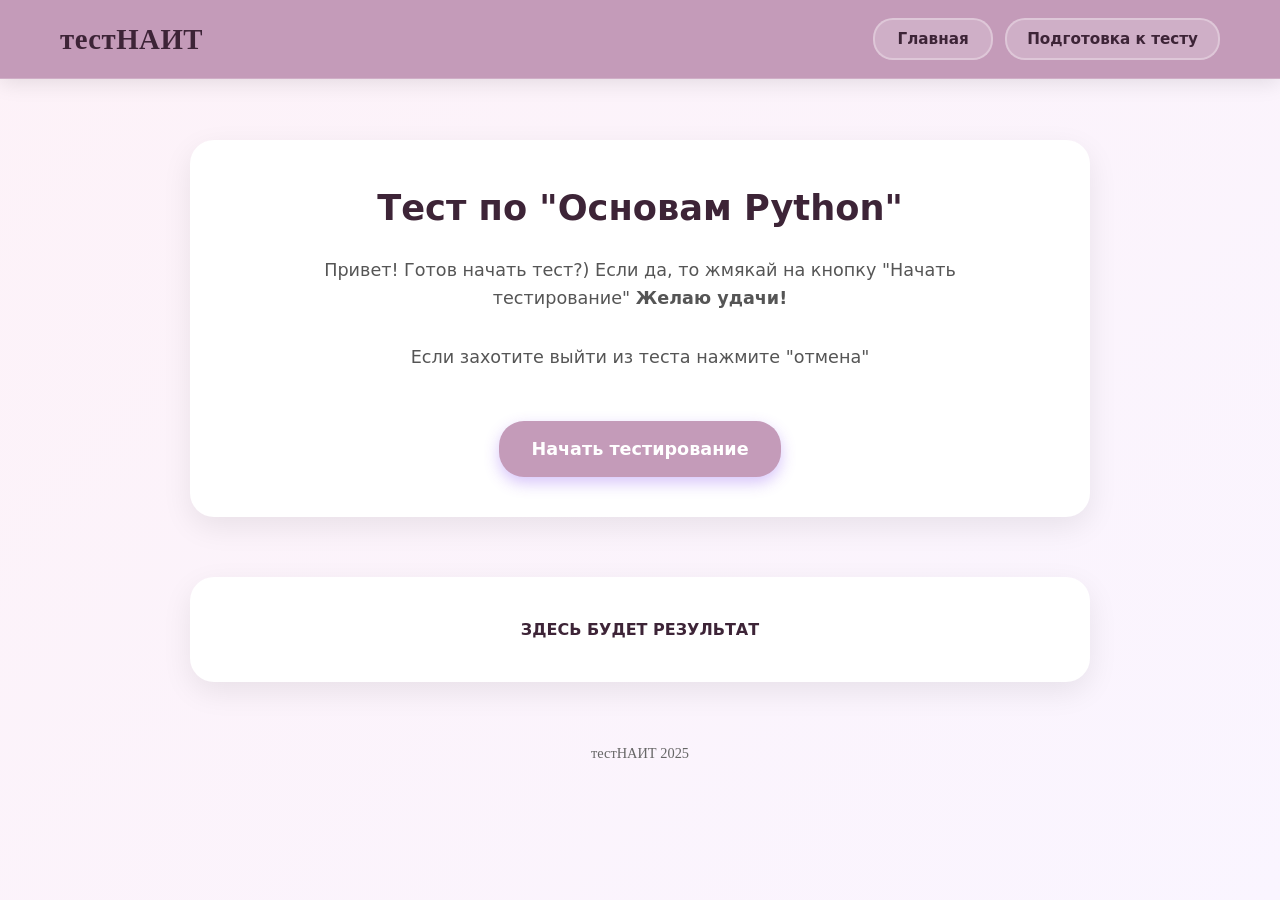
<file: index.html>
<!DOCTYPE html>
<html>
<head>
	<meta charset="utf-8">
	<meta name="viewport" content="width=device-width, initial-scale=1">
	<link rel="stylesheet" type="text/css" href="test.css">
	<title>Тест ПО ОСНОВАМ PYTHON</title>
</head>
<body>
	<header>
		<div class="container">
			<div class="logo-text">тестНАИТ</div>
			<div class="nav-buttons">
				<a href="index.html"><button class="btn">Главная</button></a>
				<a href="dop.html"><button class="btn">Подготовка к тесту</button></a>
			</div>
		</div>
	</header>
	<style></style>
	<div class="main-content">
		<h1>Тест по "Основам Python"</h1>
		<p>Привет! Готов начать тест?) Если да, то жмякай на кнопку "Начать тестирование" <b>Желаю удачи!</b></p>
    <p>Если захотите выйти из теста нажмите "отмена"</p>
		<a data-modal="modal" class="open-modal-btn">Начать тестирование</a>
	</div>
  <div class="result" id="result">ЗДЕСЬ БУДЕТ РЕЗУЛЬТАТ</div>
  <footer style="font-family: serif;">тестНАИТ 2025</footer>
<script>
  // Открытие модального окна при клике на кнопку
document.querySelectorAll('.open-modal-btn').forEach(button => {
  button.addEventListener('click', 
    function() {
    const modalId = this.getAttribute('data-modal');
    const modal = document.getElementById(modalId);
    
    var rez = 0;
    var vibor = confirm("Вы точно готовы начать? В тесте 15 вопросов"); 

    if (vibor) {
      function askQuestion(questionText, correctAnswer) {
        let answer;
        do {
          answer = prompt(questionText);
          
          if (answer.trim() === "") {
            alert("Вы ничего не ввели, введите пожалуйста ответ");
          }
        } while (answer.trim() === "");
        
        
        if (Number(answer) === correctAnswer) {
          return true;
        } else {
          return false;
        }
      }

      // Вопрос 1
      const q1Result=askQuestion("1) Что представляет собой переменная в Python? (Один вариант ответа)\n\n 1)Функция для выполнения операций\n 2)Именованная область памяти для хранения данных\n 3)Цикл для повторения кода\n 4)Модуль для импорта библиотек", 2);
      if (q1Result==="cancel") {
      } else if (q1Result) {
        rez++;
      } else {
        console.log("Неправильный ответ (Верный ответ: Именованная область памяти для хранения данных)");
      }

      // Вопрос 2
      const q2Result=askQuestion("2) Какой оператор используется для ввода данных с клавиатуры в Python? (Один вариант ответа)\n\n 1)print()\n 2)input()\n 3)return\n 4)import", 2);
      if (q2Result==="cancel") {
      } else if (q2Result) {
        rez++;
      } else {
        console.log("Неправильный ответ (Верный ответ: input)");
      }

      // Вопрос 3
      const q3Result=askQuestion("3) Какой цикл в Python выполняется, пока условие истинно? (Один вариант ответа)\n\n 1)for\n 2)if\n 3)match\n 4)while", 4);
      if (q3Result==="cancel") {

      } else if (q3Result) {
        rez++;
      } else {
        console.log("Неправильный ответ (Верный ответ: while)");
      }

      // Вопрос 4
      const q4Result=askQuestion("4) Что возвращает функция по умолчанию, если в ней нет оператора return? (Один вариант ответа)\n\n 1)0\n 2)None\n 3)Пустую строку\n 4)Ошибку\n", 2);
      if (q4Result==="cancel") {
      } else if (q4Result) {
        rez++;
      } else {
        console.log("Неправильный ответ (Верный ответ: None)");
      }

      // Вопрос 5
      const q5Result=askQuestion("5) Какой метод используется для добавления элемента в конец списка в Python?\n\n 1)append()\n 2)remove()\n 3)insert()\n 4)pop()", 1);
      if (q5Result==="cancel") {
      } else if (q5Result) {
        rez++;
      } else {
        console.log("Неправильный ответ (Верный ответ: append)");
      }

      // Вопрос 6
      const q6Result=askQuestion("6) Какие из следующих утверждений верны относительно типов данных в Python? (Вводить слитно, без запятых и пробелов)\n\n 1)Целые числа относятся к типу int\n 2)Строки могут быть изменяемыми\n 3)Списки являются mutable (изменяемыми)\n 4)Кортежи являются immutable (неизменяемыми)", 134);
      if (q6Result==="cancel") {
      } else if (q6Result) {
        rez++;
      } else {
        console.log("Неправильный ответ (Верный ответ: 134)");
      }

      // Вопрос 7
      const q7Result=askQuestion("7) Какие операторы используются для логических выражений в Python? (Вводить слитно, без запятых и пробелов)\n\n 1)and\n 2)or\n 3)not\n 4)if", 123);
      if (q7Result==="cancel") {
      } else if (q7Result) {
        rez++;
      } else {
        console.log("Неправильный ответ (Верный ответ: 123)");
      }

      // Вопрос 8
      const q8Result=askQuestion("8) Какие встроенные функции Python относятся к работе с числами? (Вводить слитно, без запятых и пробелов)\n\n 1)abs()\n 2)len()\n 3)max()\n 4)min()", 134);
      if (q8Result==="cancel") {
      } else if (q8Result) {
        rez++;
      } else {
        console.log("Неправильный ответ (Верный ответ: 134)");
      }

      // Вопрос 9
      const q9Result=askQuestion("9) Что верно относительно модулей в Python? (Вводить слитно, без запятых и пробелов)\n\n 1)Модули импортируются с помощью import\n 2)random — модуль для генерации случайных чисел\n 3)Модули всегда требуют установки через pip\n 4)Функции из модуля можно вызывать после импорта", 124);
      if (q9Result==="cancel") {
      } else if (q9Result) {
        rez++;
      } else {
        console.log("Неправильный ответ (Верный ответ: 124)");
      }

      // Вопрос 10
      const q10Result=askQuestion("10) Какие утверждения верны для списков в Python? (Вводить слитно, без запятых и пробелов)\n\n 1)Списки создаются с помощью квадратных скобок []\n 2)Элементы списка могут быть разных типов\n 3) Списки можно генерировать с помощью list comprehensions\n 4)Списки неизменяемы", 123);
      if (q10Result==="cancel") {
      } else if (q10Result) {
        rez++;
      } else {
        console.log("Неправильный ответ (Верный ответ: 123)");
      }

      // Вопрос 11
      const q11Result=askQuestion("11) Что верно относительно работы с файлами в Python? (Вводить слитно, без запятых и пробелов)\n\n 1)Файлы открываются с помощью open()\n 2)Режим 'r' предназначен для чтения\n 3) Режим 'w' предназначен для записи с перезаписью\n 4)Файлы закрываются автоматически без close()", 123);
      if (q11Result==="cancel") {
      } else if (q11Result) {
        rez++;
      } else {
        console.log("Неправильный ответ (Верный ответ: 123)");
      }

     // Вопрос 12
      let z12;
      do {
        z12=prompt("12) Какой тип данных возвращает функция input() в Python?");
        if (z12===null) {
          break;
        }
        if (z12.trim()==="") {
          alert("Вы ничего не ввели, введите пожалуйста ответ");
        }
      } while (z12.trim()==="");
      
      if (z12!==null&&z12.trim()!=="") {
        const answer=z12.toLowerCase().trim();
        if (answer==="str"||answer==="строка") {
          rez++;
        } else {
          console.log("Неправильный ответ (Верный ответ: строка или str)");
        }
      }

      // Вопрос 13
      let z13;
      do {
        z13=prompt("13) Что выведет на экран выражение print(type(5.0))?");
        if (z13===null) {
          break;
        }
        if (z13.trim()==="") {
          alert("Вы ничего не ввели, введите пожалуйста ответ");
        }
      } while (z13.trim()==="");
      
      if (z13!==null&&z13.trim()!=="") {
        const answer=z13.toLowerCase().trim();
        if (answer==="<class 'float'>") {
          rez++;
        } else {
          console.log("Неправильный ответ (Верный ответ: <class 'float'>)");
        }
      }

      // Вопрос 14
      let z14;
      do {
        z14=prompt("14) Какой оператор используется для целочисленного деления в Python (например, 7 // 3)?");
        if (z14===null) {
          break;
        }
        if (z14.trim()==="") {
          alert("Вы ничего не ввели, введите пожалуйста ответ");
        }
      } while (z14.trim()==="");
      
      if (z14!==null&&z14.trim()!=="") {
        const answer=z14.toLowerCase().trim();
        if (answer==="//") {
          rez++;
        } else {
          console.log("Неправильный ответ (Верный ответ: //)");
        }
      }

      // Вопрос 15
      let z15;
      do {
        z15=prompt("15) Как называется структура данных в Python, которая является неизменяемой последовательностью элементов?");
        if (z15===null) {
          break;
        }
        if (z15.trim()==="") {
          alert("Вы ничего не ввели, введите пожалуйста ответ");
        }
      } while (z15.trim()==="");
      
      if (z15!==null&&z15.trim()!=="") {
        const answer=z15.toLowerCase().trim();
        if (answer==="кортеж"||answer==="tuple") {
          rez++;
        } else {
          console.log("Неправильный ответ (Верный ответ: кортеж (или tuple))");
        }
      }
      const resultElement = document.getElementById('result');
      let message = "";
      switch (rez) {
        case 1:
          message = "Ты выполнил(a) " + rez + " задание правильно из 15";
          break;
        case 2:
        case 3:
        case 4:
          message = "Ты выполнил(a) " + rez + " задания правильно из 15";
          break;
        case 5:
        case 6:
        case 7:
        case 8:
        case 9:
        case 10:
        case 11:
        case 12:
        case 13:
        case 14:
        case 15:
          message = "Ты выполнил(a) " + rez + " заданий правильно из 15";
          break;
        default:
          message = "Ты не выполнил(a) ни одного задания правильно";
      }

      if (resultElement) {
        resultElement.textContent = message;
      }
    }
  })
});
</script>
</script>
</script>
</body>
</html>
</file>
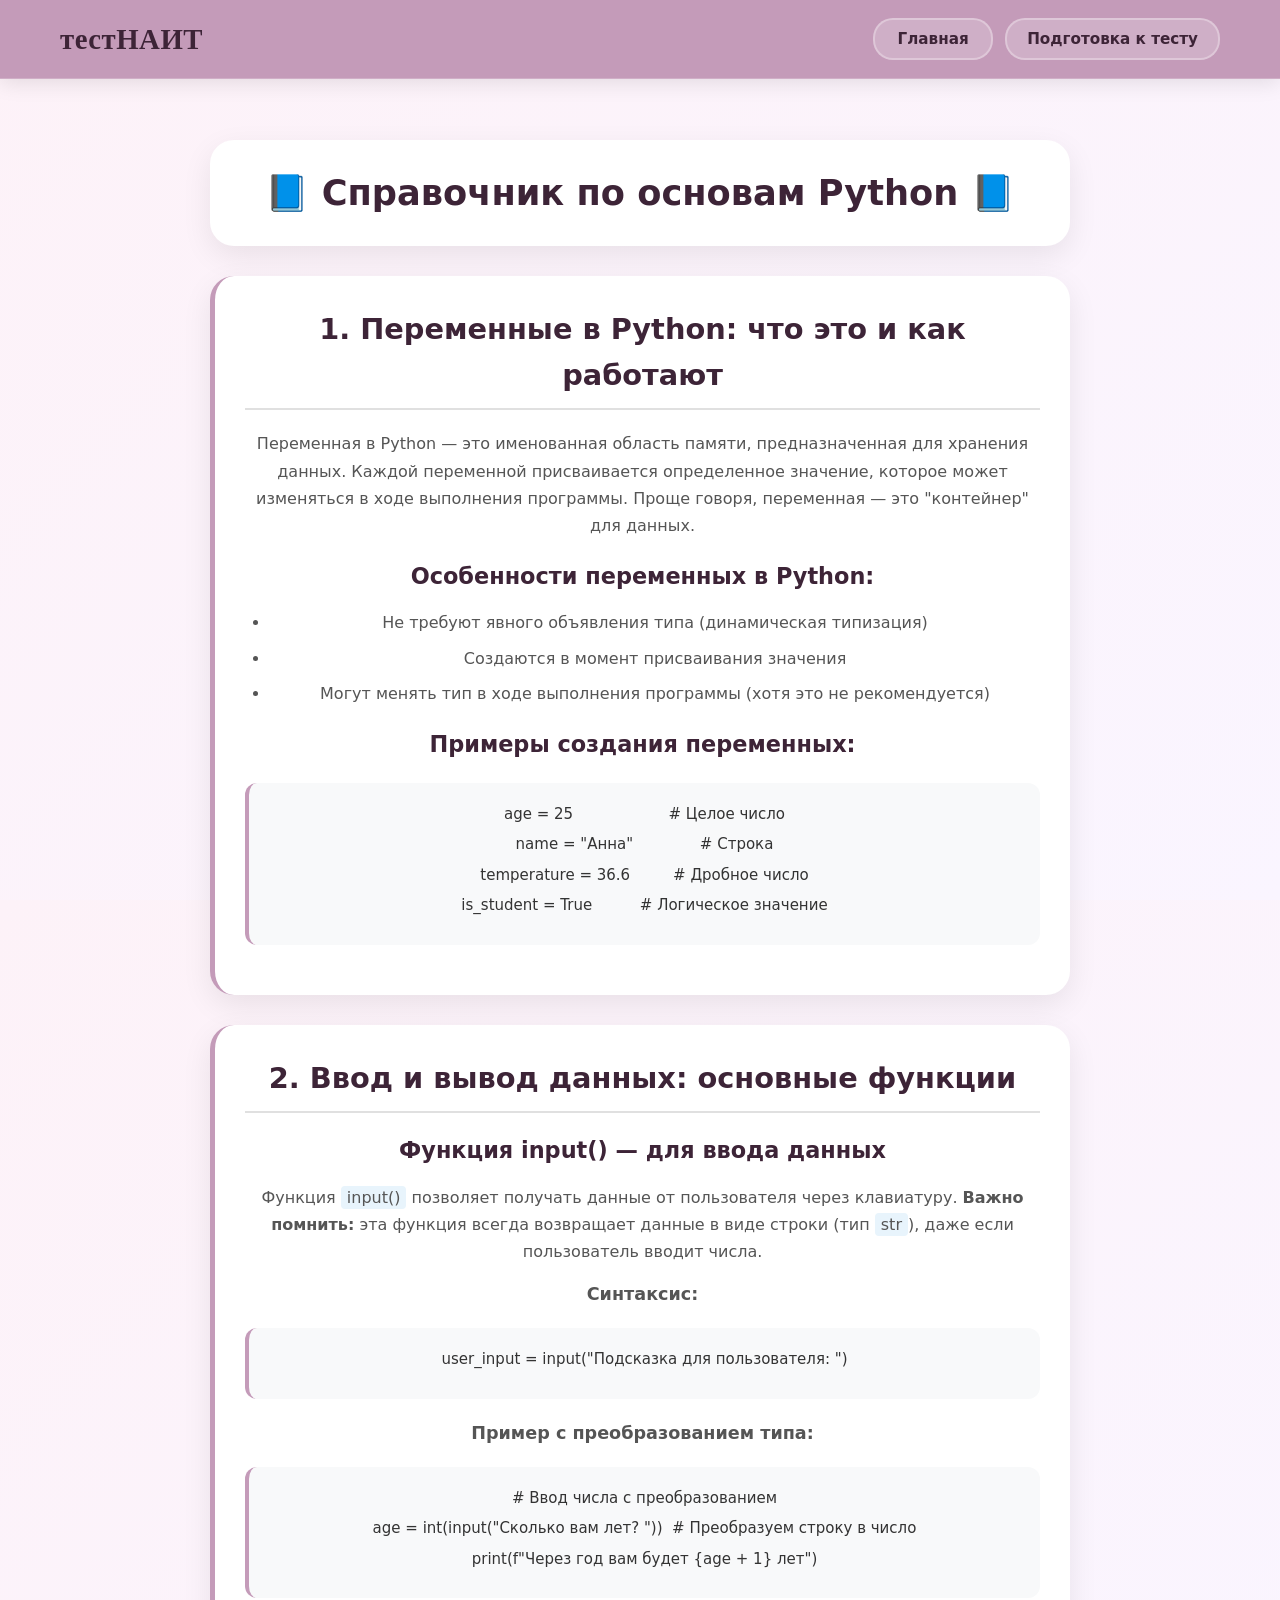
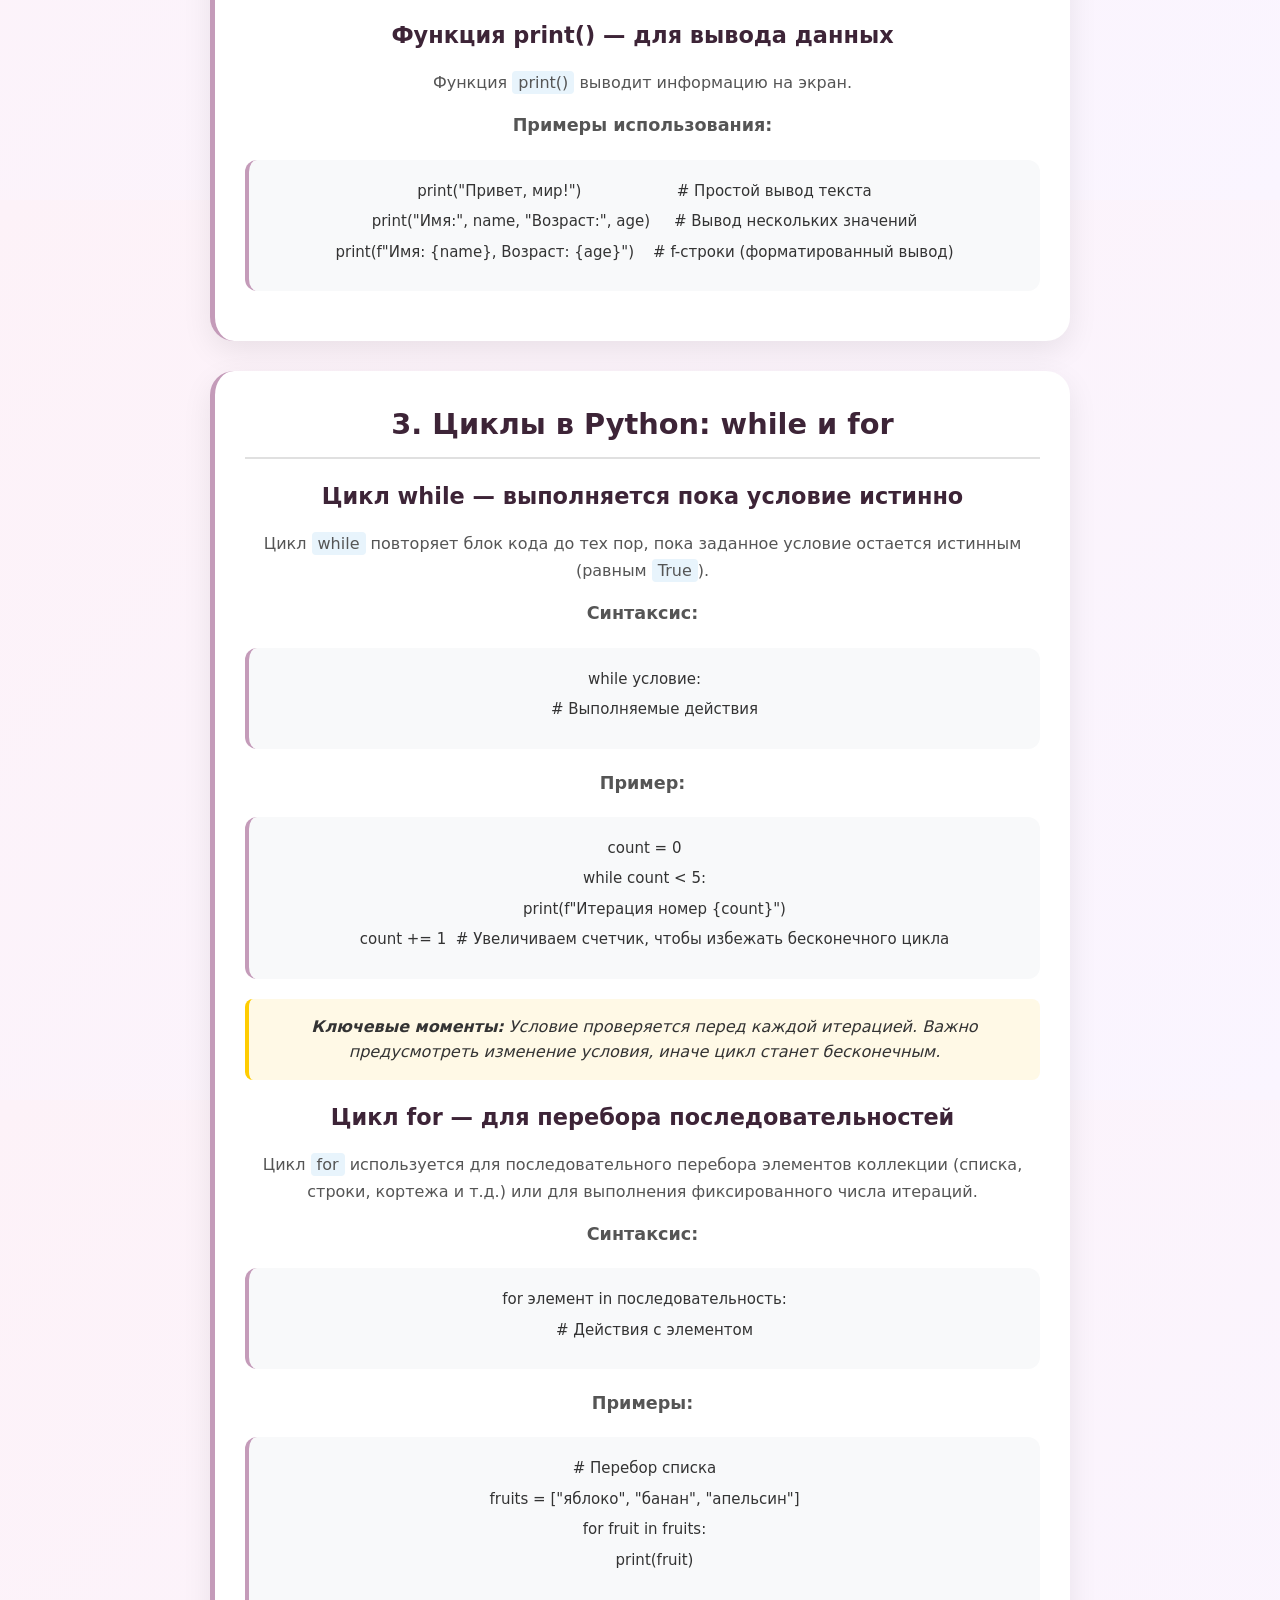
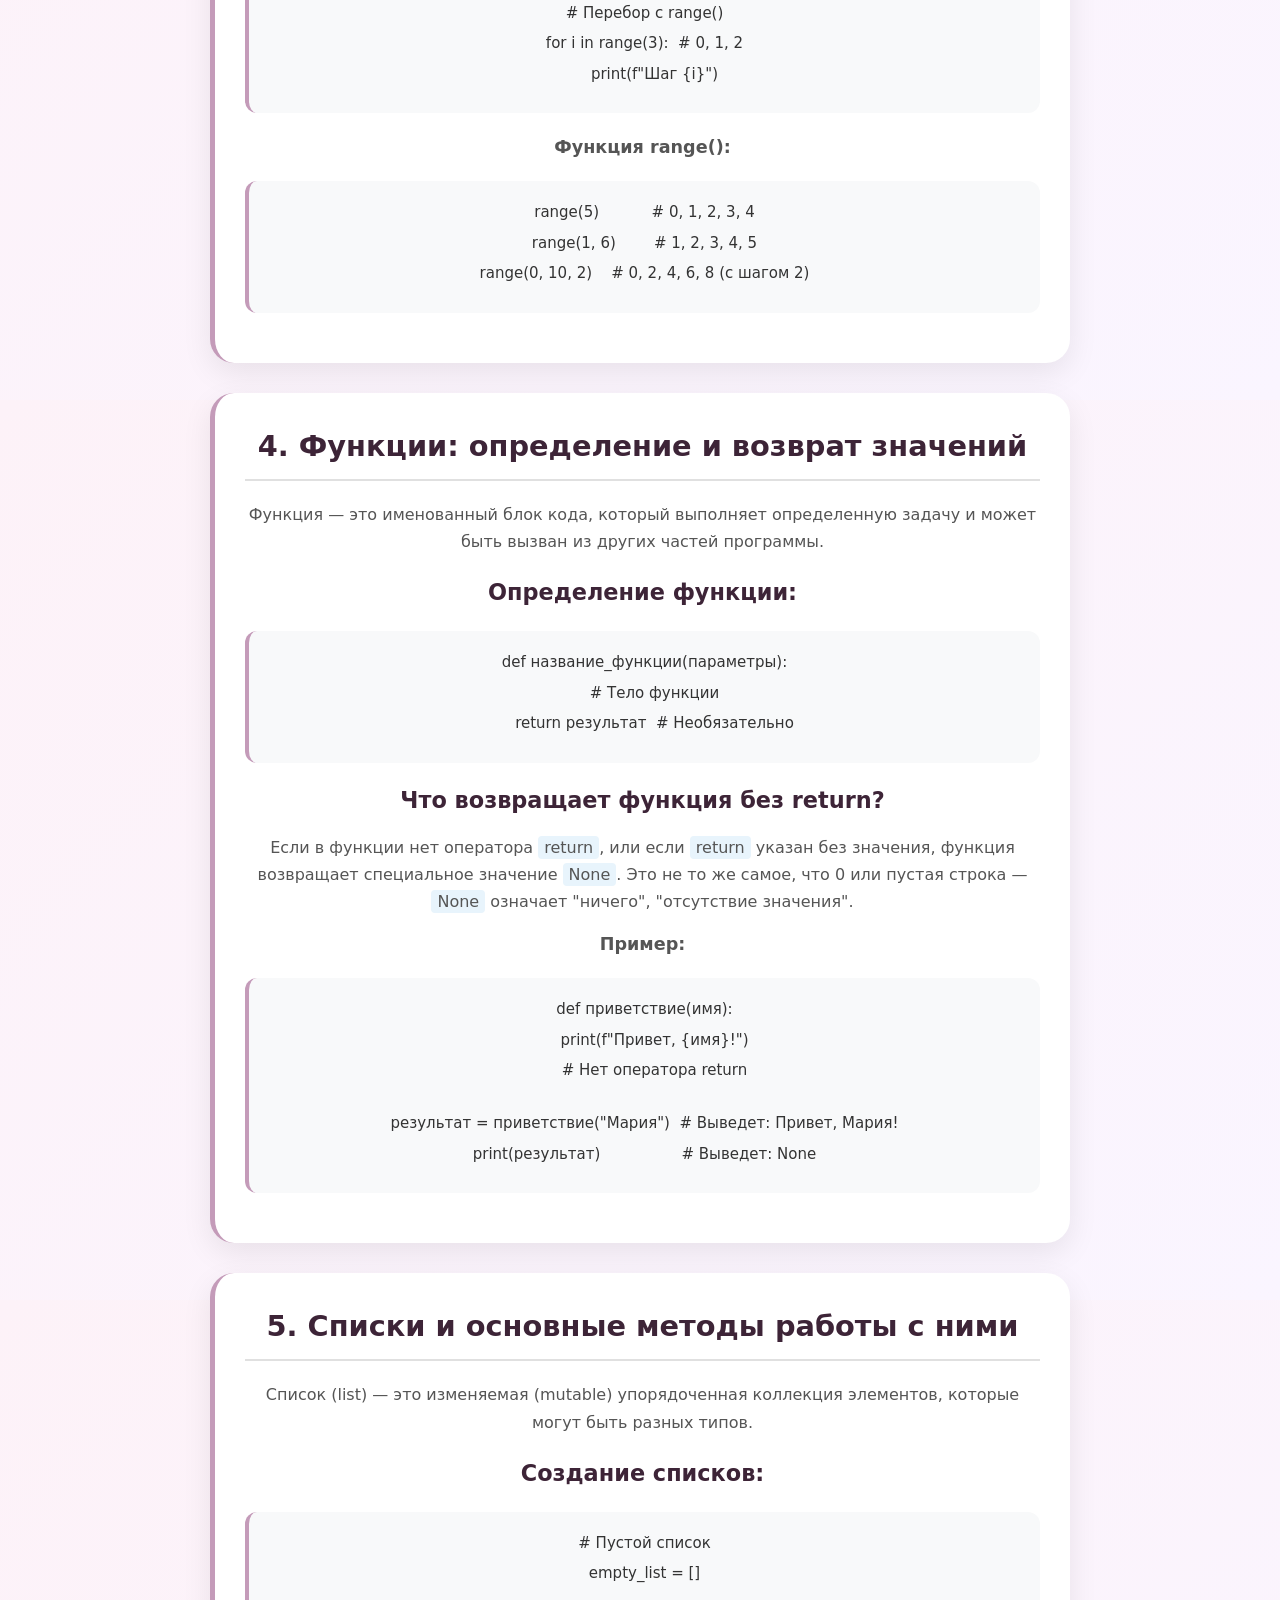
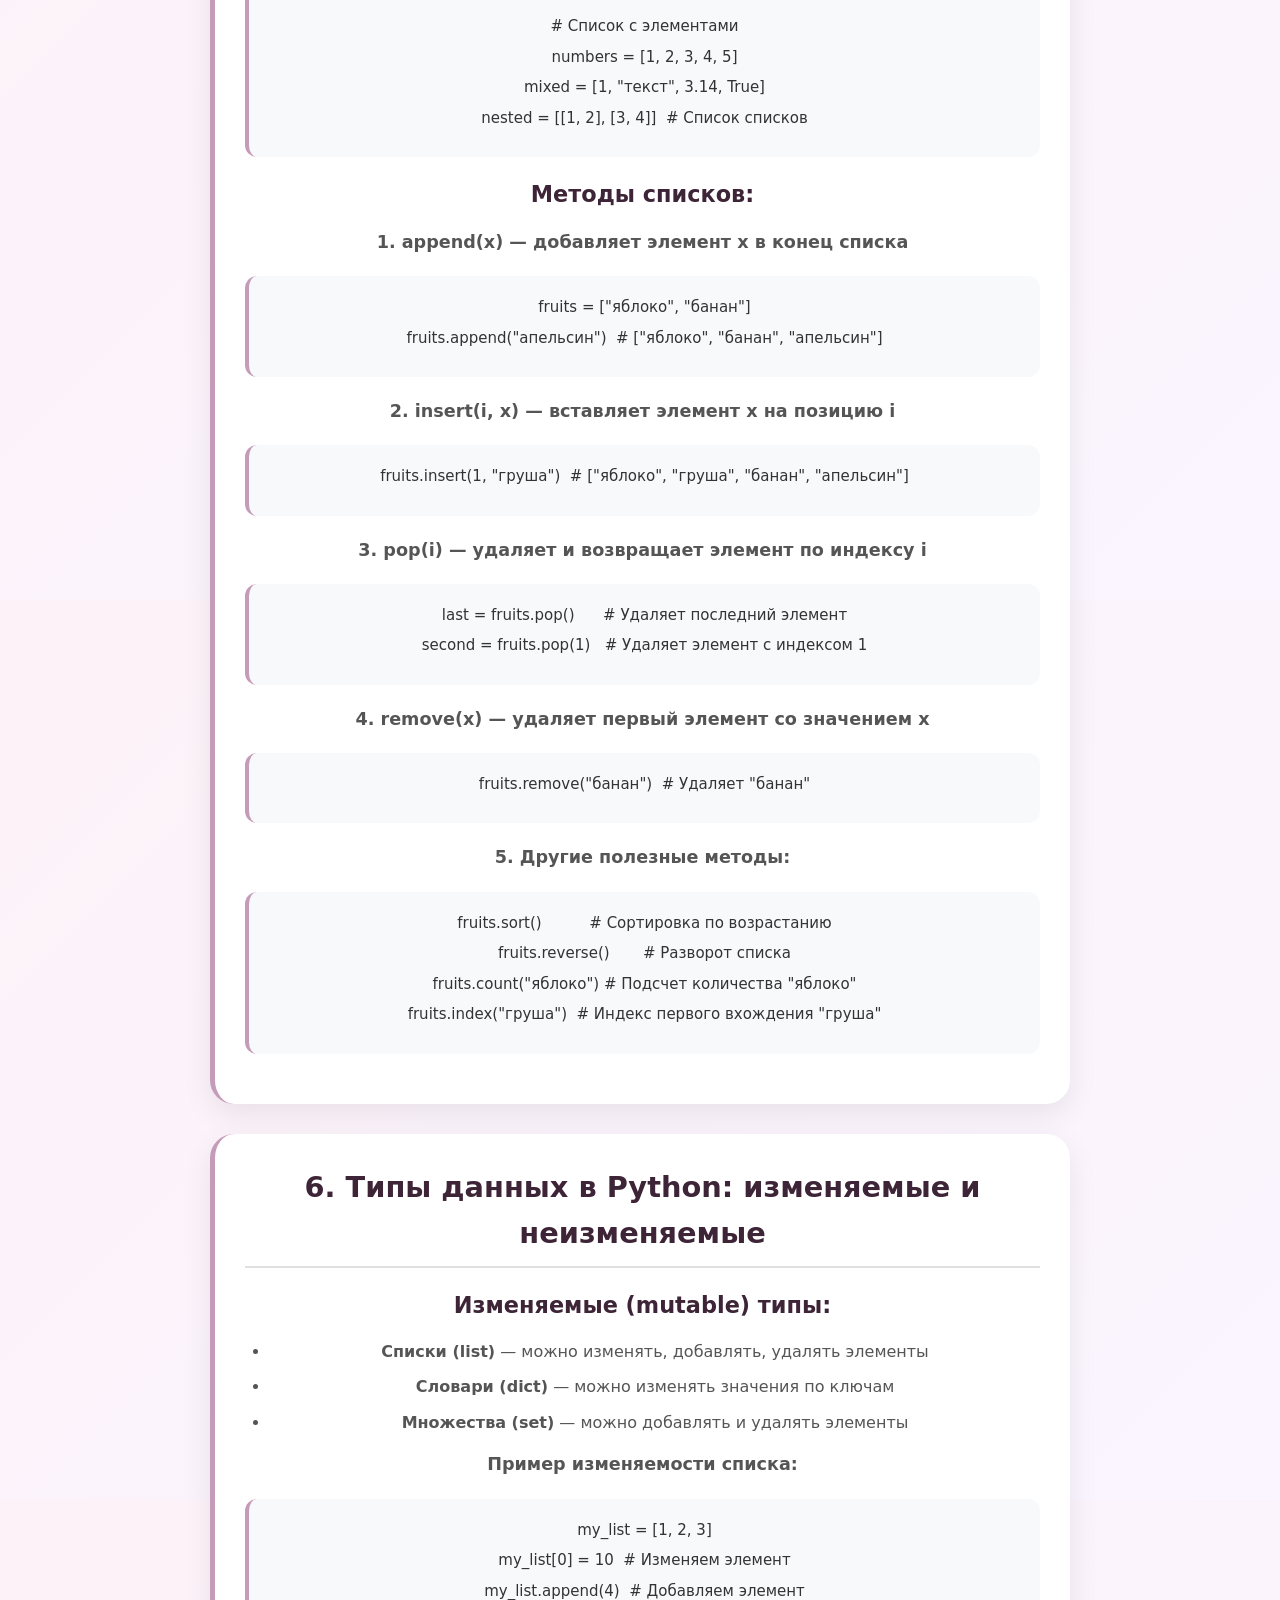
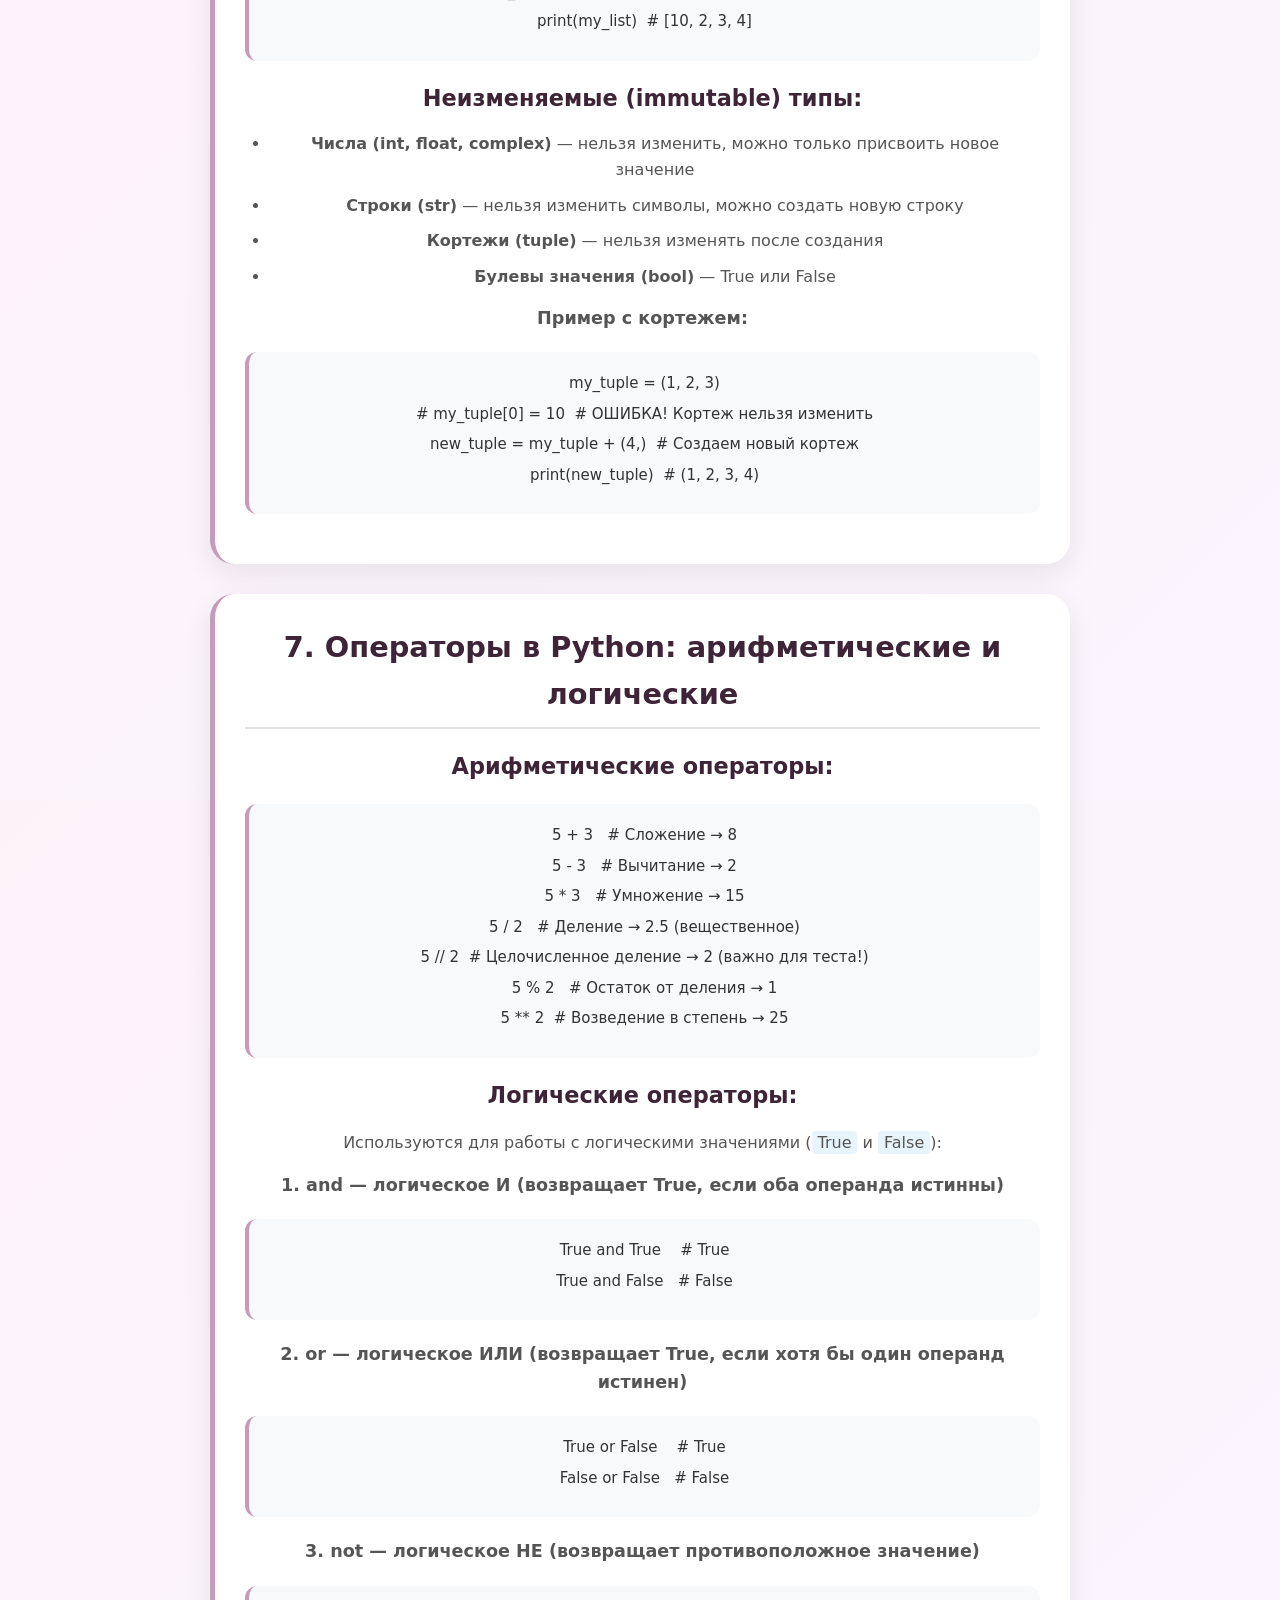
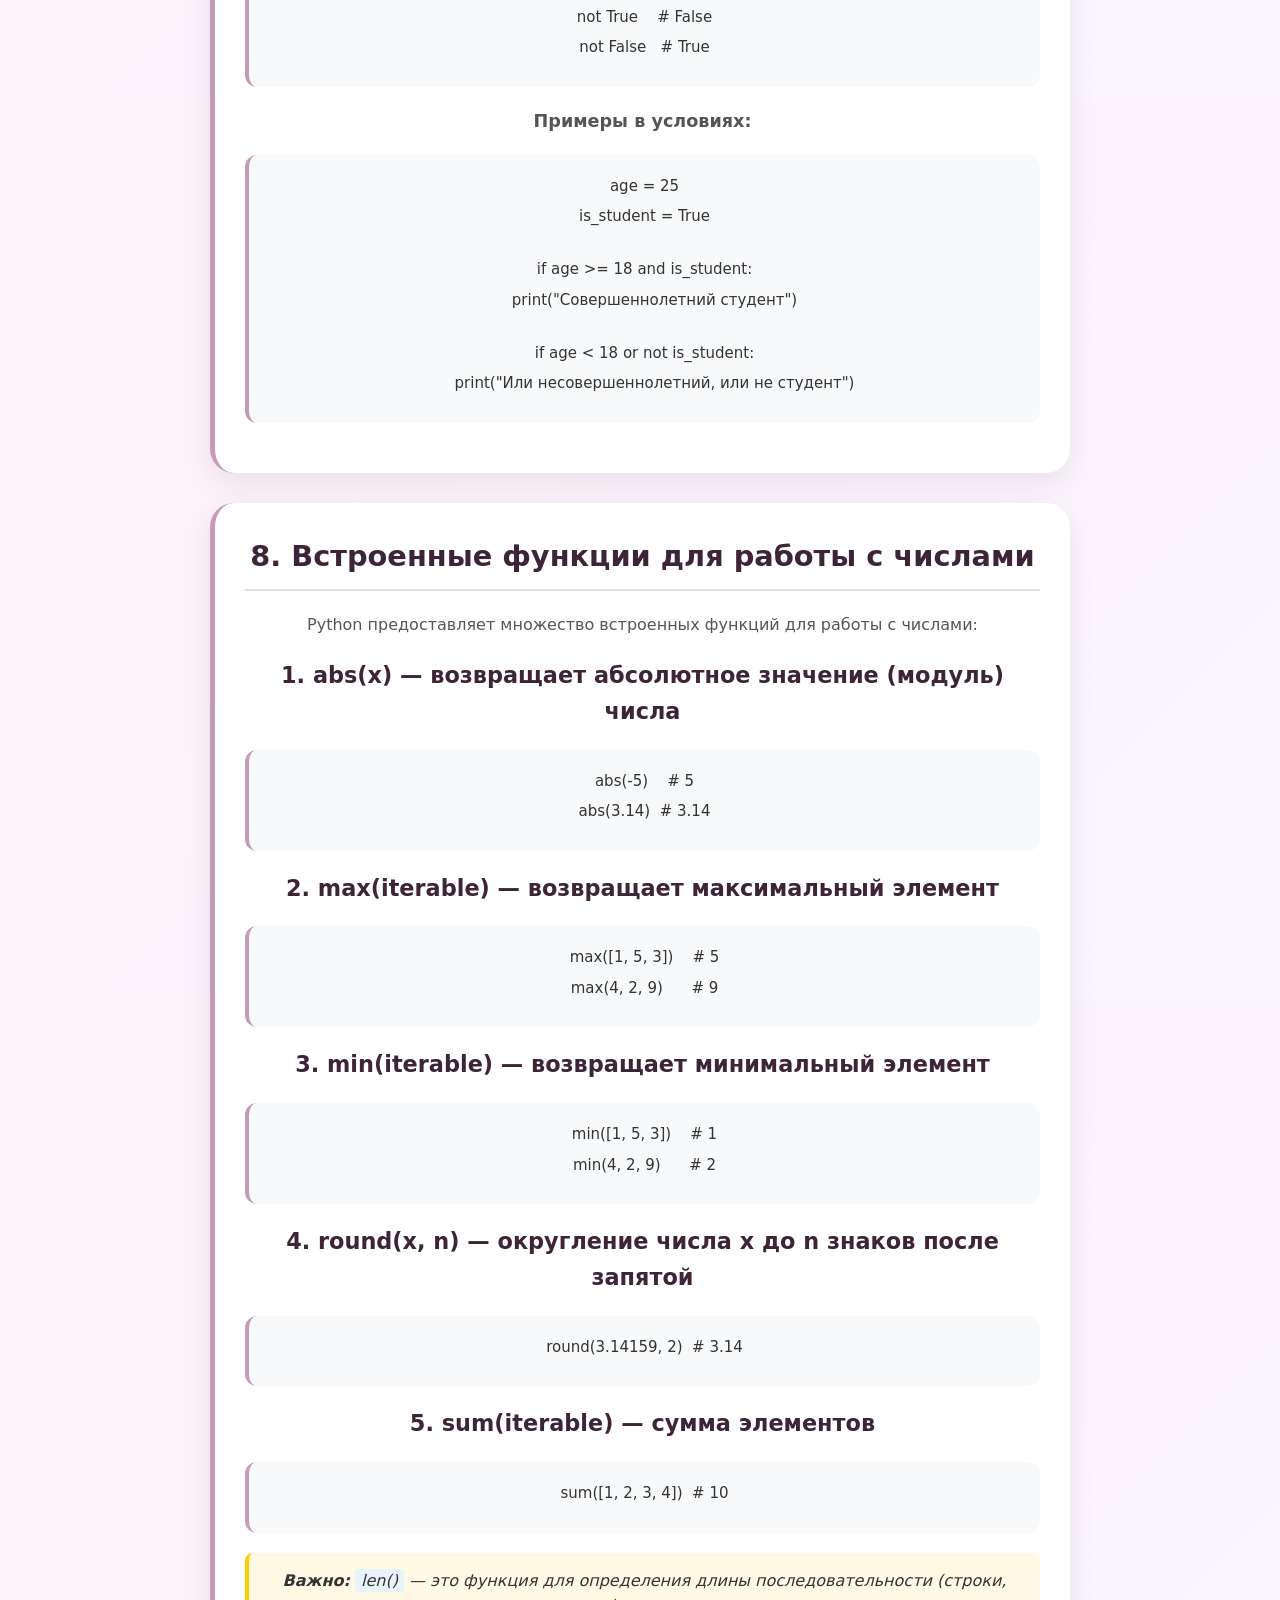
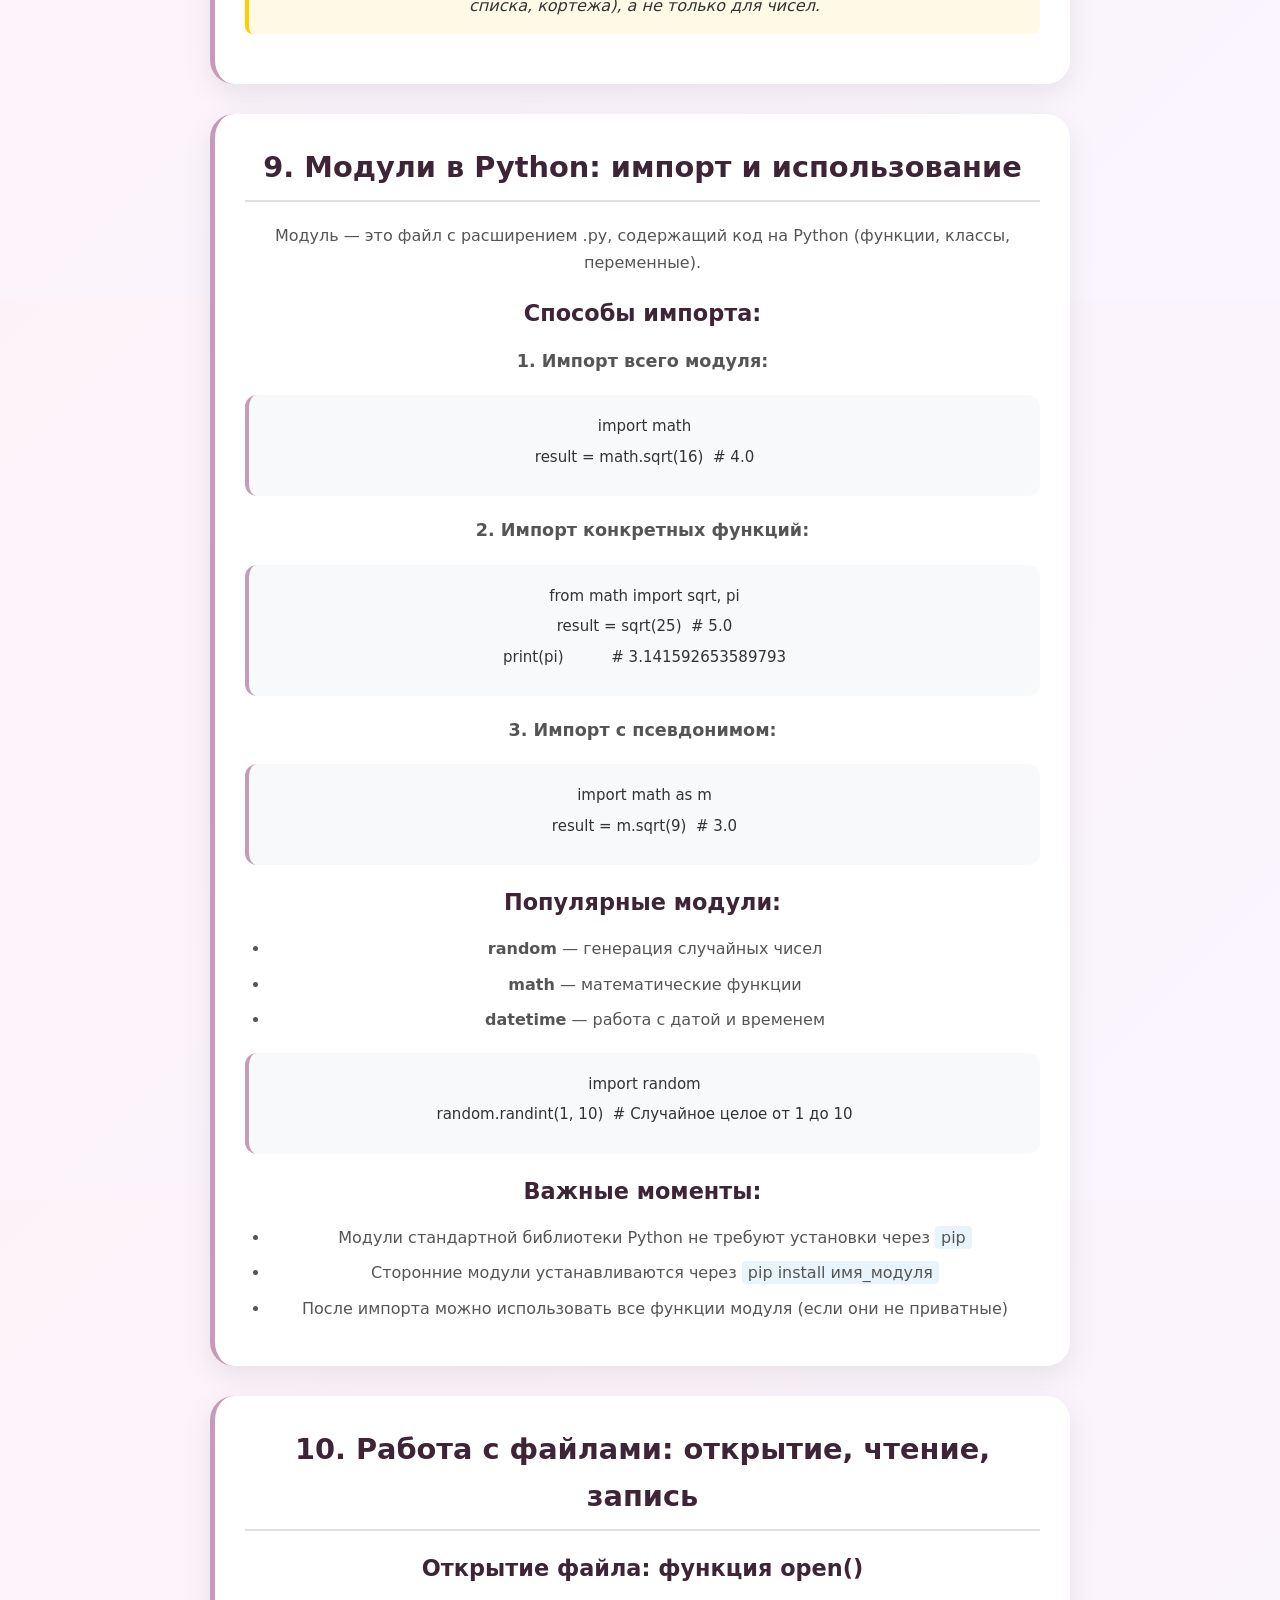
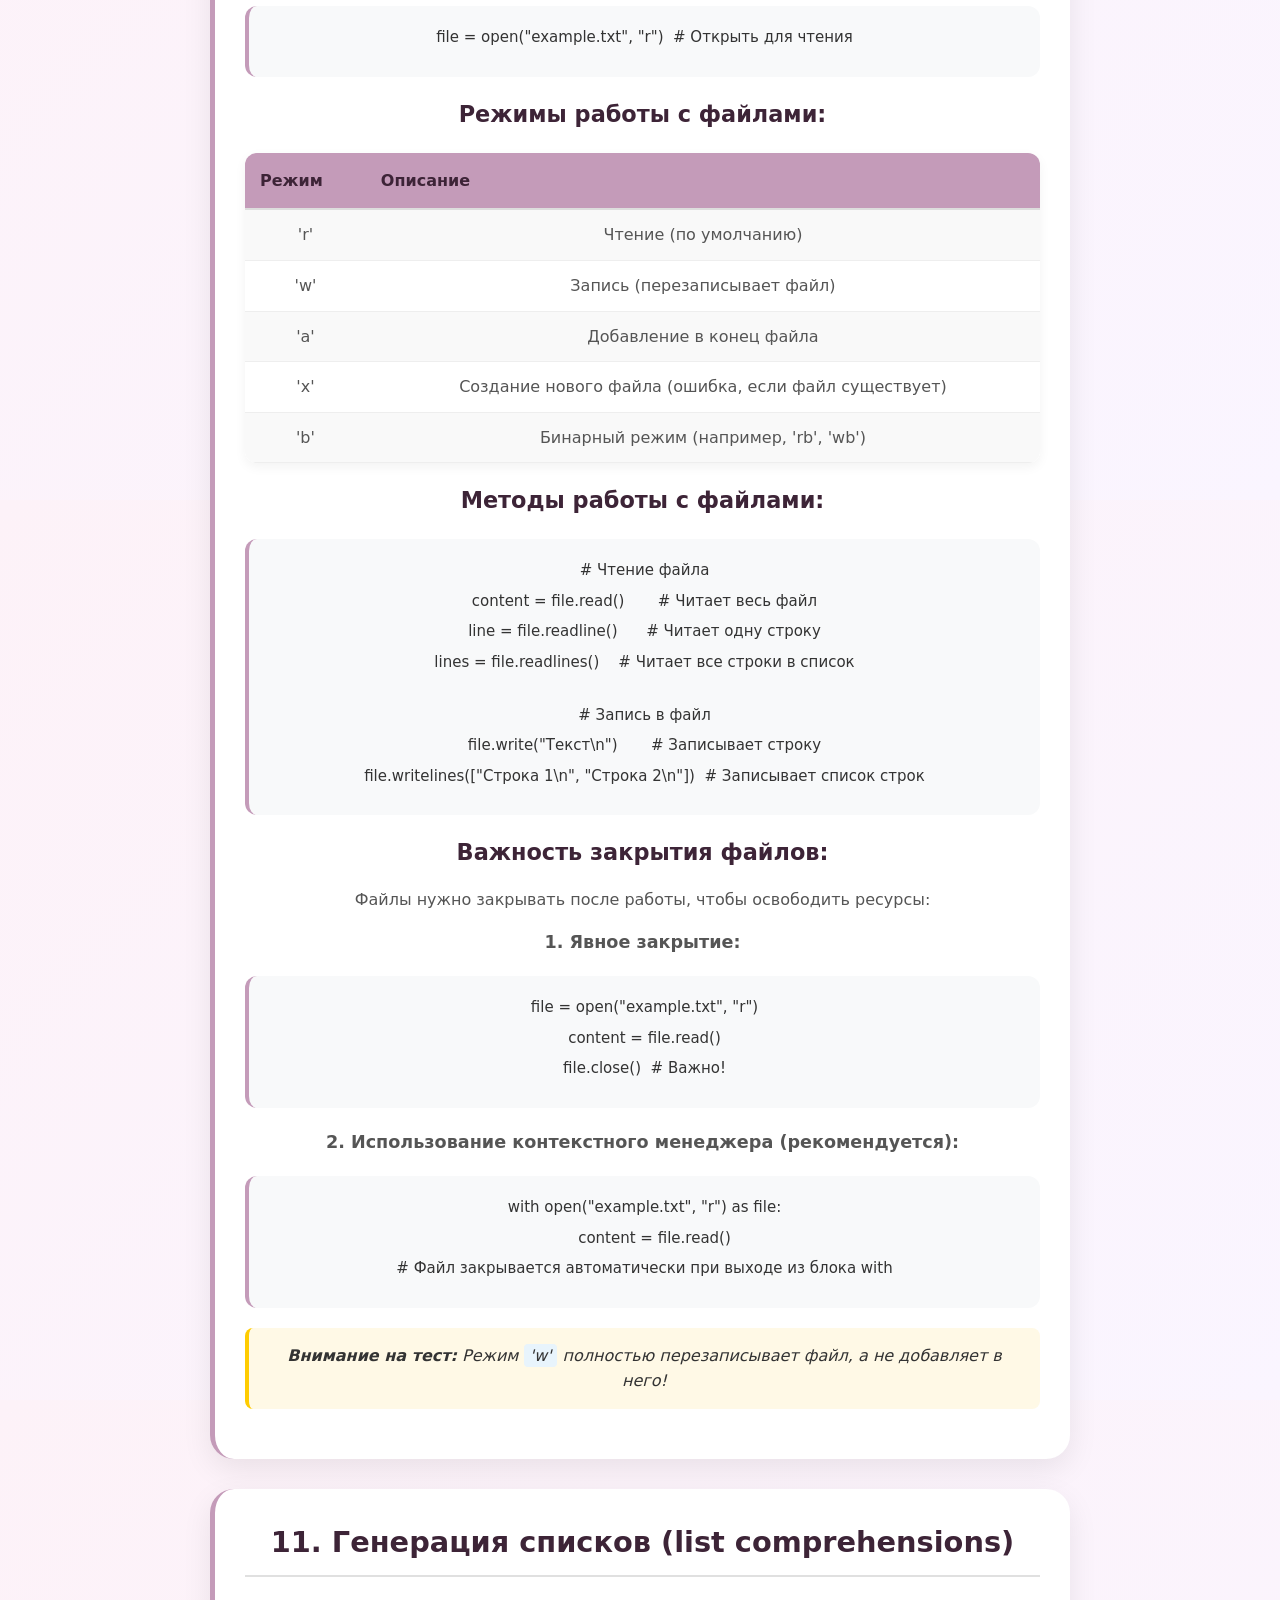
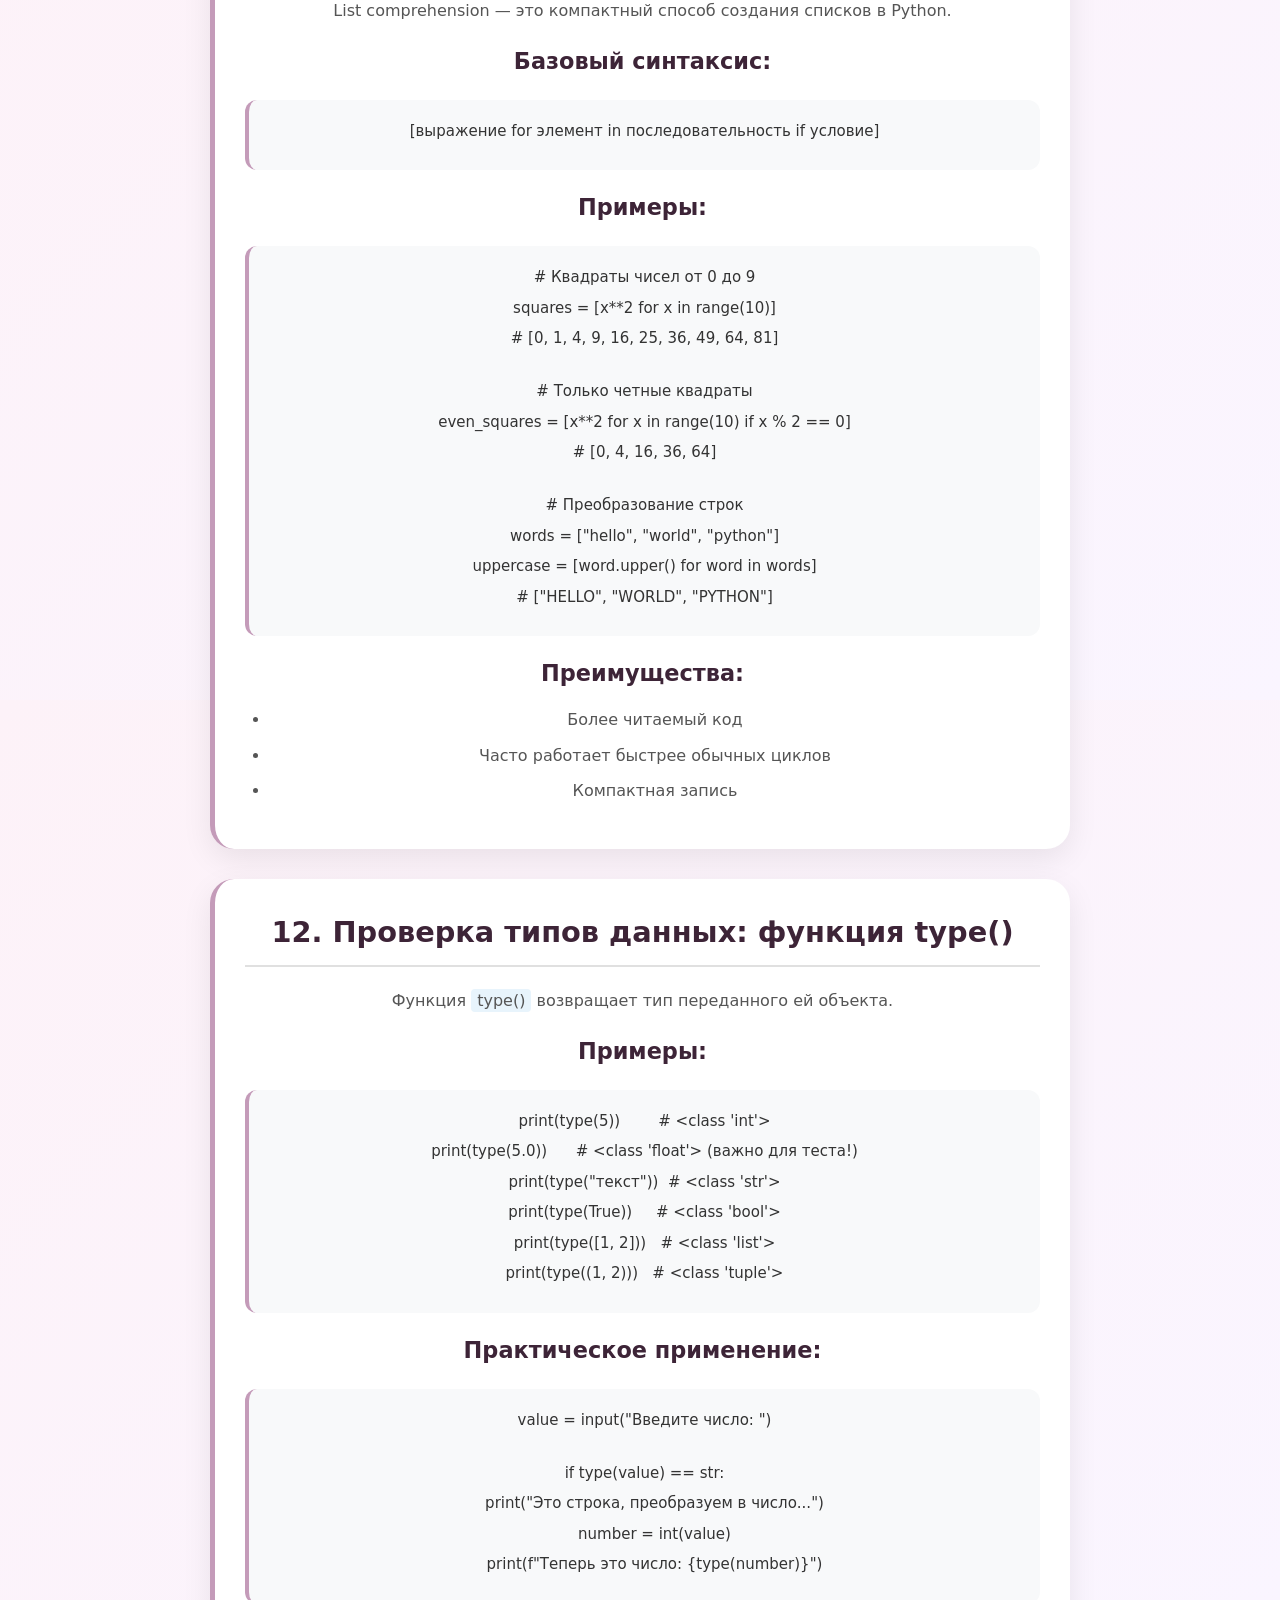
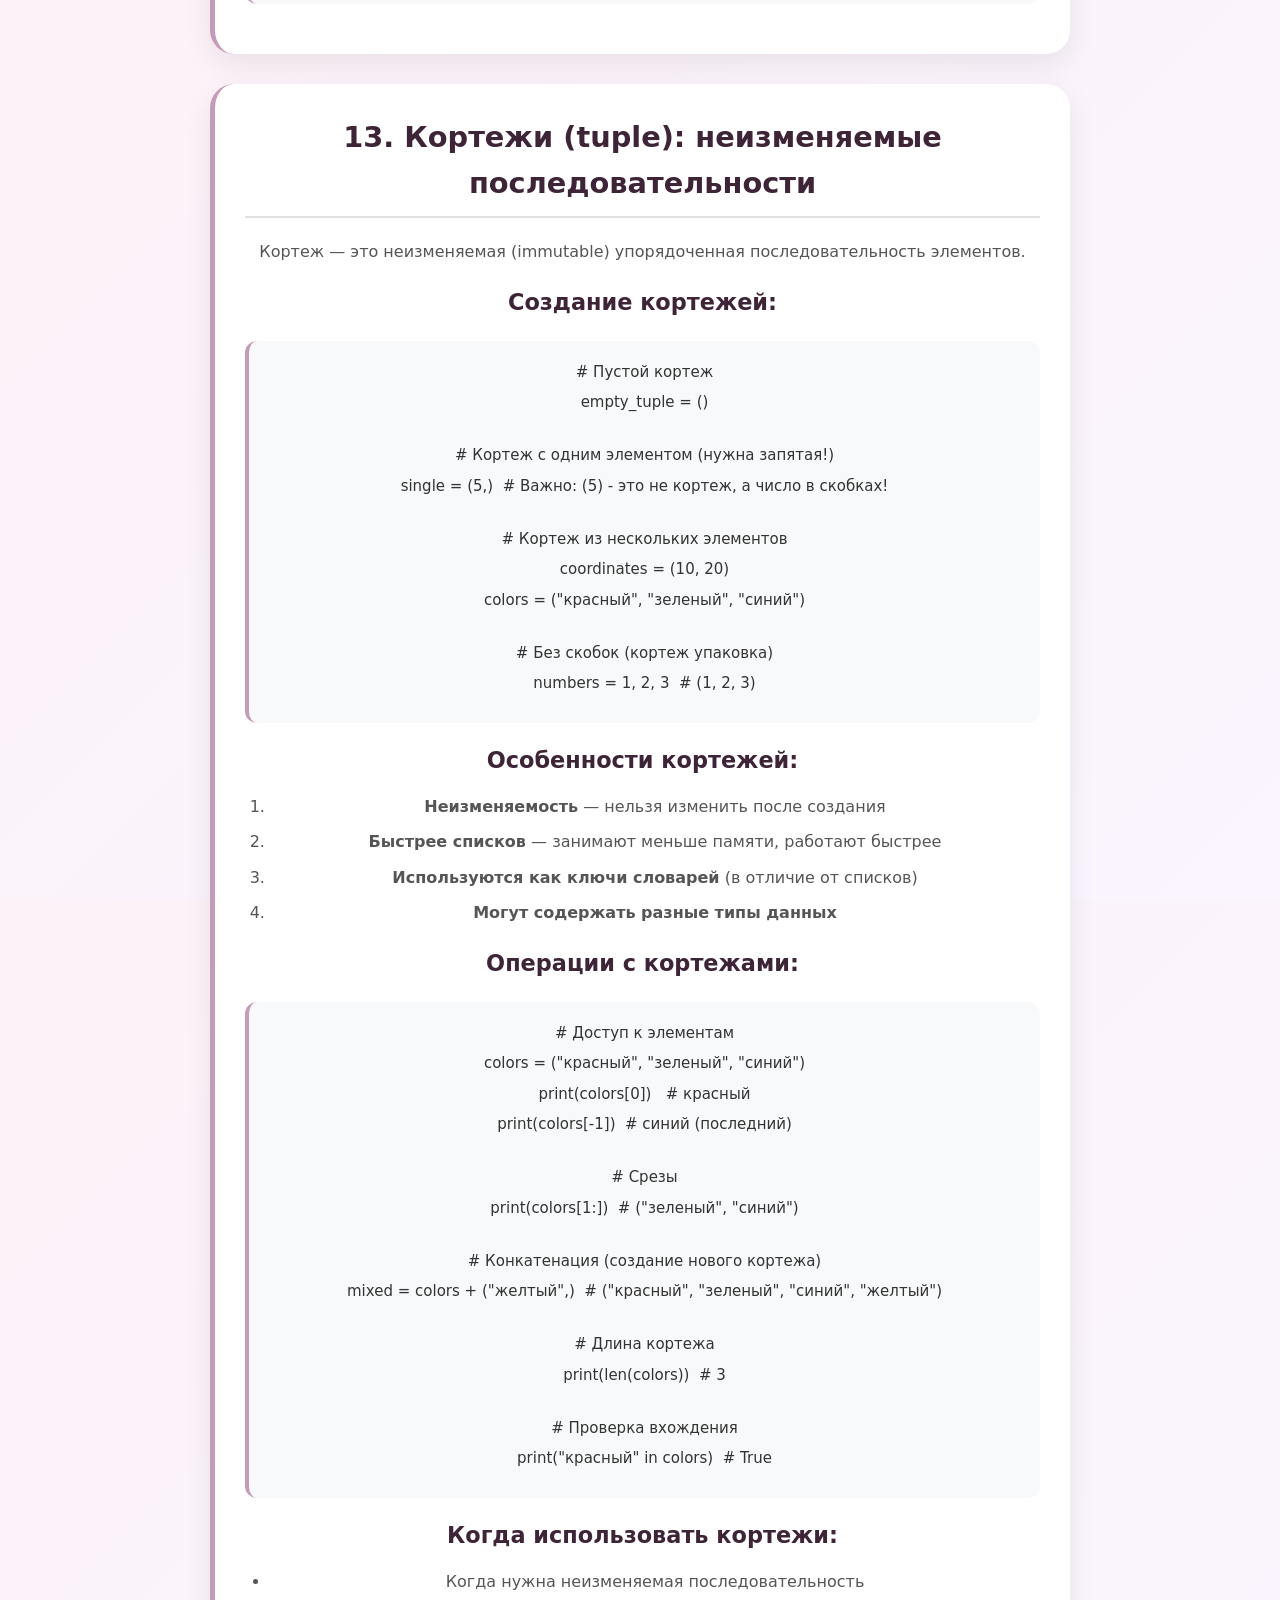
<file: dop.html>
<!DOCTYPE html>
<html>
<head>
    <meta charset="utf-8">
    <meta name="viewport" content="width=device-width, initial-scale=1">
    <link rel="stylesheet" type="text/css" href="test.css">
    <title>ПОДГОТОВКА К ТЕСТУ</title>
</head>
<body>
    <header>
        <div class="container">
            <div class="logo-text">тестНАИТ</div>
            <div class="nav-buttons">
                <a href="index.html"><button class="btn">Главная</button></a>
                <a href="dop.html"><button class="btn">Подготовка к тесту</button></a>
            </div>
        </div>
    </header>

    <div class="content">
        <h1>📘 Справочник по основам Python 📘</h1>

        <!-- Раздел 1: Переменные -->
        <div class="section">
            <h2>1. Переменные в Python: что это и как работают</h2>
            <p>Переменная в Python — это именованная область памяти, предназначенная для хранения данных. Каждой переменной присваивается определенное значение, которое может изменяться в ходе выполнения программы. Проще говоря, переменная — это "контейнер" для данных.</p>
            
            <h3>Особенности переменных в Python:</h3>
            <ul>
                <li>Не требуют явного объявления типа (динамическая типизация)</li>
                <li>Создаются в момент присваивания значения</li>
                <li>Могут менять тип в ходе выполнения программы (хотя это не рекомендуется)</li>
            </ul>
            
            <h3>Примеры создания переменных:</h3>
            <div class="code-block">
                <code>age = 25                    # Целое число</code>
                <code>name = "Анна"              # Строка</code>
                <code>temperature = 36.6         # Дробное число</code>
                <code>is_student = True          # Логическое значение</code>
            </div>
        </div>

        <!-- Раздел 2: Ввод-вывод -->
        <div class="section">
            <h2>2. Ввод и вывод данных: основные функции</h2>
            
            <h3>Функция input() — для ввода данных</h3>
            <p>Функция <span class="highlight">input()</span> позволяет получать данные от пользователя через клавиатуру. <strong>Важно помнить:</strong> эта функция всегда возвращает данные в виде строки (тип <span class="highlight">str</span>), даже если пользователь вводит числа.</p>
            
            <h4>Синтаксис:</h4>
            <div class="code-block">
                <code>user_input = input("Подсказка для пользователя: ")</code>
            </div>
            
            <h4>Пример с преобразованием типа:</h4>
            <div class="code-block">
                <code># Ввод числа с преобразованием</code>
                <code>age = int(input("Сколько вам лет? "))  # Преобразуем строку в число</code>
                <code>print(f"Через год вам будет {age + 1} лет")</code>
            </div>
            
            <h3>Функция print() — для вывода данных</h3>
            <p>Функция <span class="highlight">print()</span> выводит информацию на экран.</p>
            
            <h4>Примеры использования:</h4>
            <div class="code-block">
                <code>print("Привет, мир!")                    # Простой вывод текста</code>
                <code>print("Имя:", name, "Возраст:", age)     # Вывод нескольких значений</code>
                <code>print(f"Имя: {name}, Возраст: {age}")    # f-строки (форматированный вывод)</code>
            </div>
        </div>

        <!-- Раздел 3: Циклы -->
        <div class="section">
            <h2>3. Циклы в Python: while и for</h2>
            
            <h3>Цикл while — выполняется пока условие истинно</h3>
            <p>Цикл <span class="highlight">while</span> повторяет блок кода до тех пор, пока заданное условие остается истинным (равным <span class="highlight">True</span>).</p>
            
            <h4>Синтаксис:</h4>
            <div class="code-block">
                <code>while условие:</code>
                <code class="indent"># Выполняемые действия</code>
            </div>
            
            <h4>Пример:</h4>
            <div class="code-block">
                <code>count = 0</code>
                <code>while count < 5:</code>
                <code class="indent">print(f"Итерация номер {count}")</code>
                <code class="indent">count += 1  # Увеличиваем счетчик, чтобы избежать бесконечного цикла</code>
            </div>
            
            <div class="note">
                <strong>Ключевые моменты:</strong> Условие проверяется перед каждой итерацией. Важно предусмотреть изменение условия, иначе цикл станет бесконечным.
            </div>
            
            <h3>Цикл for — для перебора последовательностей</h3>
            <p>Цикл <span class="highlight">for</span> используется для последовательного перебора элементов коллекции (списка, строки, кортежа и т.д.) или для выполнения фиксированного числа итераций.</p>
            
            <h4>Синтаксис:</h4>
            <div class="code-block">
                <code>for элемент in последовательность:</code>
                <code class="indent"># Действия с элементом</code>
            </div>
            
            <h4>Примеры:</h4>
            <div class="code-block">
                <code># Перебор списка</code>
                <code>fruits = ["яблоко", "банан", "апельсин"]</code>
                <code>for fruit in fruits:</code>
                <code class="indent">print(fruit)</code>
                <br>
                <code># Перебор с range()</code>
                <code>for i in range(3):  # 0, 1, 2</code>
                <code class="indent">print(f"Шаг {i}")</code>
            </div>
            
            <h4>Функция range():</h4>
            <div class="code-block">
                <code>range(5)           # 0, 1, 2, 3, 4</code>
                <code>range(1, 6)        # 1, 2, 3, 4, 5</code>
                <code>range(0, 10, 2)    # 0, 2, 4, 6, 8 (с шагом 2)</code>
            </div>
        </div>

        <!-- Раздел 4: Функции -->
        <div class="section">
            <h2>4. Функции: определение и возврат значений</h2>
            <p>Функция — это именованный блок кода, который выполняет определенную задачу и может быть вызван из других частей программы.</p>
            
            <h3>Определение функции:</h3>
            <div class="code-block">
                <code>def название_функции(параметры):</code>
                <code class="indent"># Тело функции</code>
                <code class="indent">return результат  # Необязательно</code>
            </div>
            
            <h3>Что возвращает функция без return?</h3>
            <p>Если в функции нет оператора <span class="highlight">return</span>, или если <span class="highlight">return</span> указан без значения, функция возвращает специальное значение <span class="highlight">None</span>. Это не то же самое, что 0 или пустая строка — <span class="highlight">None</span> означает "ничего", "отсутствие значения".</p>
            
            <h4>Пример:</h4>
            <div class="code-block">
                <code>def приветствие(имя):</code>
                <code class="indent">print(f"Привет, {имя}!")</code>
                <code class="indent"># Нет оператора return</code>
                <br>
                <code>результат = приветствие("Мария")  # Выведет: Привет, Мария!</code>
                <code>print(результат)                 # Выведет: None</code>
            </div>
        </div>

        <!-- Раздел 5: Списки -->
        <div class="section">
            <h2>5. Списки и основные методы работы с ними</h2>
            <p>Список (list) — это изменяемая (mutable) упорядоченная коллекция элементов, которые могут быть разных типов.</p>
            
            <h3>Создание списков:</h3>
            <div class="code-block">
                <code># Пустой список</code>
                <code>empty_list = []</code>
                <br>
                <code># Список с элементами</code>
                <code>numbers = [1, 2, 3, 4, 5]</code>
                <code>mixed = [1, "текст", 3.14, True]</code>
                <code>nested = [[1, 2], [3, 4]]  # Список списков</code>
            </div>
            
            <h3>Методы списков:</h3>
            
            <h4>1. append(x) — добавляет элемент x в конец списка</h4>
            <div class="code-block">
                <code>fruits = ["яблоко", "банан"]</code>
                <code>fruits.append("апельсин")  # ["яблоко", "банан", "апельсин"]</code>
            </div>
            
            <h4>2. insert(i, x) — вставляет элемент x на позицию i</h4>
            <div class="code-block">
                <code>fruits.insert(1, "груша")  # ["яблоко", "груша", "банан", "апельсин"]</code>
            </div>
            
            <h4>3. pop(i) — удаляет и возвращает элемент по индексу i</h4>
            <div class="code-block">
                <code>last = fruits.pop()      # Удаляет последний элемент</code>
                <code>second = fruits.pop(1)   # Удаляет элемент с индексом 1</code>
            </div>
            
            <h4>4. remove(x) — удаляет первый элемент со значением x</h4>
            <div class="code-block">
                <code>fruits.remove("банан")  # Удаляет "банан"</code>
            </div>
            
            <h4>5. Другие полезные методы:</h4>
            <div class="code-block">
                <code>fruits.sort()          # Сортировка по возрастанию</code>
                <code>fruits.reverse()       # Разворот списка</code>
                <code>fruits.count("яблоко") # Подсчет количества "яблоко"</code>
                <code>fruits.index("груша")  # Индекс первого вхождения "груша"</code>
            </div>
        </div>

        <!-- Раздел 6: Типы данных -->
        <div class="section">
            <h2>6. Типы данных в Python: изменяемые и неизменяемые</h2>
            
            <h3>Изменяемые (mutable) типы:</h3>
            <ul>
                <li><strong>Списки (list)</strong> — можно изменять, добавлять, удалять элементы</li>
                <li><strong>Словари (dict)</strong> — можно изменять значения по ключам</li>
                <li><strong>Множества (set)</strong> — можно добавлять и удалять элементы</li>
            </ul>
            
            <h4>Пример изменяемости списка:</h4>
            <div class="code-block">
                <code>my_list = [1, 2, 3]</code>
                <code>my_list[0] = 10  # Изменяем элемент</code>
                <code>my_list.append(4)  # Добавляем элемент</code>
                <code>print(my_list)  # [10, 2, 3, 4]</code>
            </div>
            
            <h3>Неизменяемые (immutable) типы:</h3>
            <ul>
                <li><strong>Числа (int, float, complex)</strong> — нельзя изменить, можно только присвоить новое значение</li>
                <li><strong>Строки (str)</strong> — нельзя изменить символы, можно создать новую строку</li>
                <li><strong>Кортежи (tuple)</strong> — нельзя изменять после создания</li>
                <li><strong>Булевы значения (bool)</strong> — True или False</li>
            </ul>
            
            <h4>Пример с кортежем:</h4>
            <div class="code-block">
                <code>my_tuple = (1, 2, 3)</code>
                <code># my_tuple[0] = 10  # ОШИБКА! Кортеж нельзя изменить</code>
                <code>new_tuple = my_tuple + (4,)  # Создаем новый кортеж</code>
                <code>print(new_tuple)  # (1, 2, 3, 4)</code>
            </div>
        </div>

        <!-- Раздел 7: Операторы -->
        <div class="section">
            <h2>7. Операторы в Python: арифметические и логические</h2>
            
            <h3>Арифметические операторы:</h3>
            <div class="code-block">
                <code>5 + 3   # Сложение → 8</code>
                <code>5 - 3   # Вычитание → 2</code>
                <code>5 * 3   # Умножение → 15</code>
                <code>5 / 2   # Деление → 2.5 (вещественное)</code>
                <code>5 // 2  # Целочисленное деление → 2 (важно для теста!)</code>
                <code>5 % 2   # Остаток от деления → 1</code>
                <code>5 ** 2  # Возведение в степень → 25</code>
            </div>
            
            <h3>Логические операторы:</h3>
            <p>Используются для работы с логическими значениями (<span class="highlight">True</span> и <span class="highlight">False</span>):</p>
            
            <h4>1. and — логическое И (возвращает True, если оба операнда истинны)</h4>
            <div class="code-block">
                <code>True and True    # True</code>
                <code>True and False   # False</code>
            </div>
            
            <h4>2. or — логическое ИЛИ (возвращает True, если хотя бы один операнд истинен)</h4>
            <div class="code-block">
                <code>True or False    # True</code>
                <code>False or False   # False</code>
            </div>
            
            <h4>3. not — логическое НЕ (возвращает противоположное значение)</h4>
            <div class="code-block">
                <code>not True    # False</code>
                <code>not False   # True</code>
            </div>
            
            <h4>Примеры в условиях:</h4>
            <div class="code-block">
                <code>age = 25</code>
                <code>is_student = True</code>
                <br>
                <code>if age >= 18 and is_student:</code>
                <code class="indent">print("Совершеннолетний студент")</code>
                <br>
                <code>if age < 18 or not is_student:</code>
                <code class="indent">print("Или несовершеннолетний, или не студент")</code>
            </div>
        </div>

        <!-- Раздел 8: Встроенные функции -->
        <div class="section">
            <h2>8. Встроенные функции для работы с числами</h2>
            <p>Python предоставляет множество встроенных функций для работы с числами:</p>
            
            <h3>1. abs(x) — возвращает абсолютное значение (модуль) числа</h3>
            <div class="code-block">
                <code>abs(-5)    # 5</code>
                <code>abs(3.14)  # 3.14</code>
            </div>
            
            <h3>2. max(iterable) — возвращает максимальный элемент</h3>
            <div class="code-block">
                <code>max([1, 5, 3])    # 5</code>
                <code>max(4, 2, 9)      # 9</code>
            </div>
            
            <h3>3. min(iterable) — возвращает минимальный элемент</h3>
            <div class="code-block">
                <code>min([1, 5, 3])    # 1</code>
                <code>min(4, 2, 9)      # 2</code>
            </div>
            
            <h3>4. round(x, n) — округление числа x до n знаков после запятой</h3>
            <div class="code-block">
                <code>round(3.14159, 2)  # 3.14</code>
            </div>
            
            <h3>5. sum(iterable) — сумма элементов</h3>
            <div class="code-block">
                <code>sum([1, 2, 3, 4])  # 10</code>
            </div>
            
            <div class="note">
                <strong>Важно:</strong> <span class="highlight">len()</span> — это функция для определения длины последовательности (строки, списка, кортежа), а не только для чисел.
            </div>
        </div>

        <!-- Раздел 9: Модули -->
        <div class="section">
            <h2>9. Модули в Python: импорт и использование</h2>
            <p>Модуль — это файл с расширением .py, содержащий код на Python (функции, классы, переменные).</p>
            
            <h3>Способы импорта:</h3>
            
            <h4>1. Импорт всего модуля:</h4>
            <div class="code-block">
                <code>import math</code>
                <code>result = math.sqrt(16)  # 4.0</code>
            </div>
            
            <h4>2. Импорт конкретных функций:</h4>
            <div class="code-block">
                <code>from math import sqrt, pi</code>
                <code>result = sqrt(25)  # 5.0</code>
                <code>print(pi)          # 3.141592653589793</code>
            </div>
            
            <h4>3. Импорт с псевдонимом:</h4>
            <div class="code-block">
                <code>import math as m</code>
                <code>result = m.sqrt(9)  # 3.0</code>
            </div>
            
            <h3>Популярные модули:</h3>
            <ul>
                <li><strong>random</strong> — генерация случайных чисел</li>
                <li><strong>math</strong> — математические функции</li>
                <li><strong>datetime</strong> — работа с датой и временем</li>
            </ul>
            
            <div class="code-block">
                <code>import random</code>
                <code>random.randint(1, 10)  # Случайное целое от 1 до 10</code>
            </div>
            
            <h3>Важные моменты:</h3>
            <ul>
                <li>Модули стандартной библиотеки Python не требуют установки через <span class="highlight">pip</span></li>
                <li>Сторонние модули устанавливаются через <span class="highlight">pip install имя_модуля</span></li>
                <li>После импорта можно использовать все функции модуля (если они не приватные)</li>
            </ul>
        </div>

        <!-- Раздел 10: Работа с файлами -->
        <div class="section">
            <h2>10. Работа с файлами: открытие, чтение, запись</h2>
            
            <h3>Открытие файла: функция open()</h3>
            <div class="code-block">
                <code>file = open("example.txt", "r")  # Открыть для чтения</code>
            </div>
            
            <h3>Режимы работы с файлами:</h3>
            <div class="table-container">
                <table>
                    <tr>
                        <th>Режим</th>
                        <th>Описание</th>
                    </tr>
                    <tr>
                        <td><code>'r'</code></td>
                        <td>Чтение (по умолчанию)</td>
                    </tr>
                    <tr>
                        <td><code>'w'</code></td>
                        <td>Запись (перезаписывает файл)</td>
                    </tr>
                    <tr>
                        <td><code>'a'</code></td>
                        <td>Добавление в конец файла</td>
                    </tr>
                    <tr>
                        <td><code>'x'</code></td>
                        <td>Создание нового файла (ошибка, если файл существует)</td>
                    </tr>
                    <tr>
                        <td><code>'b'</code></td>
                        <td>Бинарный режим (например, 'rb', 'wb')</td>
                    </tr>
                </table>
            </div>
            
            <h3>Методы работы с файлами:</h3>
            <div class="code-block">
                <code># Чтение файла</code>
                <code>content = file.read()       # Читает весь файл</code>
                <code>line = file.readline()      # Читает одну строку</code>
                <code>lines = file.readlines()    # Читает все строки в список</code>
                <br>
                <code># Запись в файл</code>
                <code>file.write("Текст\n")       # Записывает строку</code>
                <code>file.writelines(["Строка 1\n", "Строка 2\n"])  # Записывает список строк</code>
            </div>
            
            <h3>Важность закрытия файлов:</h3>
            <p>Файлы нужно закрывать после работы, чтобы освободить ресурсы:</p>
            
            <h4>1. Явное закрытие:</h4>
            <div class="code-block">
                <code>file = open("example.txt", "r")</code>
                <code>content = file.read()</code>
                <code>file.close()  # Важно!</code>
            </div>
            
            <h4>2. Использование контекстного менеджера (рекомендуется):</h4>
            <div class="code-block">
                <code>with open("example.txt", "r") as file:</code>
                <code class="indent">content = file.read()</code>
                <code># Файл закрывается автоматически при выходе из блока with</code>
            </div>
            
            <div class="note">
                <strong>Внимание на тест:</strong> Режим <span class="highlight">'w'</span> полностью перезаписывает файл, а не добавляет в него!
            </div>
        </div>

        <!-- Раздел 11: Генерация списков -->
        <div class="section">
            <h2>11. Генерация списков (list comprehensions)</h2>
            <p>List comprehension — это компактный способ создания списков в Python.</p>
            
            <h3>Базовый синтаксис:</h3>
            <div class="code-block">
                <code>[выражение for элемент in последовательность if условие]</code>
            </div>
            
            <h3>Примеры:</h3>
            <div class="code-block">
                <code># Квадраты чисел от 0 до 9</code>
                <code>squares = [x**2 for x in range(10)]</code>
                <code># [0, 1, 4, 9, 16, 25, 36, 49, 64, 81]</code>
                <br>
                <code># Только четные квадраты</code>
                <code>even_squares = [x**2 for x in range(10) if x % 2 == 0]</code>
                <code># [0, 4, 16, 36, 64]</code>
                <br>
                <code># Преобразование строк</code>
                <code>words = ["hello", "world", "python"]</code>
                <code>uppercase = [word.upper() for word in words]</code>
                <code># ["HELLO", "WORLD", "PYTHON"]</code>
            </div>
            
            <h3>Преимущества:</h3>
            <ul>
                <li>Более читаемый код</li>
                <li>Часто работает быстрее обычных циклов</li>
                <li>Компактная запись</li>
            </ul>
        </div>

        <!-- Раздел 12: Проверка типов -->
        <div class="section">
            <h2>12. Проверка типов данных: функция type()</h2>
            <p>Функция <span class="highlight">type()</span> возвращает тип переданного ей объекта.</p>
            
            <h3>Примеры:</h3>
            <div class="code-block">
                <code>print(type(5))        # &lt;class 'int'&gt;</code>
                <code>print(type(5.0))      # &lt;class 'float'&gt; (важно для теста!)</code>
                <code>print(type("текст"))  # &lt;class 'str'&gt;</code>
                <code>print(type(True))     # &lt;class 'bool'&gt;</code>
                <code>print(type([1, 2]))   # &lt;class 'list'&gt;</code>
                <code>print(type((1, 2)))   # &lt;class 'tuple'&gt;</code>
            </div>
            
            <h3>Практическое применение:</h3>
            <div class="code-block">
                <code>value = input("Введите число: ")</code>
                <br>
                <code>if type(value) == str:</code>
                <code class="indent">print("Это строка, преобразуем в число...")</code>
                <code class="indent">number = int(value)</code>
                <code class="indent">print(f"Теперь это число: {type(number)}")</code>
            </div>
        </div>

        <!-- Раздел 13: Кортежи -->
        <div class="section">
            <h2>13. Кортежи (tuple): неизменяемые последовательности</h2>
            <p>Кортеж — это неизменяемая (immutable) упорядоченная последовательность элементов.</p>
            
            <h3>Создание кортежей:</h3>
            <div class="code-block">
                <code># Пустой кортеж</code>
                <code>empty_tuple = ()</code>
                <br>
                <code># Кортеж с одним элементом (нужна запятая!)</code>
                <code>single = (5,)  # Важно: (5) - это не кортеж, а число в скобках!</code>
                <br>
                <code># Кортеж из нескольких элементов</code>
                <code>coordinates = (10, 20)</code>
                <code>colors = ("красный", "зеленый", "синий")</code>
                <br>
                <code># Без скобок (кортеж упаковка)</code>
                <code>numbers = 1, 2, 3  # (1, 2, 3)</code>
            </div>
            
            <h3>Особенности кортежей:</h3>
            <ol>
                <li><strong>Неизменяемость</strong> — нельзя изменить после создания</li>
                <li><strong>Быстрее списков</strong> — занимают меньше памяти, работают быстрее</li>
                <li><strong>Используются как ключи словарей</strong> (в отличие от списков)</li>
                <li><strong>Могут содержать разные типы данных</strong></li>
            </ol>
            
            <h3>Операции с кортежами:</h3>
            <div class="code-block">
                <code># Доступ к элементам</code>
                <code>colors = ("красный", "зеленый", "синий")</code>
                <code>print(colors[0])   # красный</code>
                <code>print(colors[-1])  # синий (последний)</code>
                <br>
                <code># Срезы</code>
                <code>print(colors[1:])  # ("зеленый", "синий")</code>
                <br>
                <code># Конкатенация (создание нового кортежа)</code>
                <code>mixed = colors + ("желтый",)  # ("красный", "зеленый", "синий", "желтый")</code>
                <br>
                <code># Длина кортежа</code>
                <code>print(len(colors))  # 3</code>
                <br>
                <code># Проверка вхождения</code>
                <code>print("красный" in colors)  # True</code>
            </div>
            
            <h3>Когда использовать кортежи:</h3>
            <ul>
                <li>Когда нужна неизменяемая последовательность</li>
                <li>Для возврата нескольких значений из функции</li>
                <li>Как ключи в словарях</li>
                <li>Когда порядок элементов важен, но менять их не нужно</li>
            </ul>
            
            <h4>Пример возврата нескольких значений:</h4>
            <div class="code-block">
                <code>def get_user_info():</code>
                <code class="indent">name = "Анна"</code>
                <code class="indent">age = 25</code>
                <code class="indent">city = "Москва"</code>
                <code class="indent">return name, age, city  # Возвращает кортеж</code>
                <br>
                <code>user_info = get_user_info()  # ("Анна", 25, "Москва")</code>
            </div>
        </div>

        <!-- Краткий итог -->
        <div class="summary">
            <h2>Краткий итог для запоминания перед тестом:</h2>
            <ol>
                <li><strong>Переменные</strong> — именованные контейнеры для данных</li>
                <li><strong>input()</strong> всегда возвращает строку (<code>str</code>)</li>
                <li><strong>while</strong> — цикл по условию, <strong>for</strong> — по последовательности</li>
                <li>Функция без <code>return</code> возвращает <strong>None</strong></li>
                <li><strong>append()</strong> добавляет элемент в конец списка</li>
                <li><strong>int</strong> — целые числа, <strong>float</strong> — дробные</li>
                <li><strong>Списки изменяемы</strong>, <strong>кортежи неизменяемы</strong></li>
                <li>Логические операторы: <strong>and</strong>, <strong>or</strong>, <strong>not</strong></li>
                <li>Функции для чисел: <strong>abs()</strong>, <strong>max()</strong>, <strong>min()</strong></li>
                <li><strong>//</strong> — целочисленное деление</li>
                <li>Модули импортируются через <strong>import</strong></li>
                <li>Файлы открываются через <strong>open()</strong>, режимы: 'r' (чтение), 'w' (запись)</li>
                <li><strong>type(5.0)</strong> вернет <code>&lt;class 'float'&gt;</code></li>
                <li>Неизменяемая последовательность — <strong>кортеж (tuple)</strong></li>
            </ol>
        </div>

    </div>

     <footer style="font-family: serif;">тестНАИТ 2025</footer>
</body>
</html>
</file>
<file: test.css>
* {
      margin: 0;
      padding: 0;
      box-sizing: border-box;
      font-family: system-ui;  
    }

    :root {
      --pink-50: #fdf2f8;
      --purple-50: #faf5ff;
      --primary-color: #7c3aed;
      --primary-dark: #5b21b6;
      --header-bg: #c49bb9;
      --text-dark: #3d2437;
    }

    html, body {
      height: 100%;
      margin: 0;
      padding: 0;
    }

    body {
      background: linear-gradient(135deg, var(--pink-50), var(--purple-50));
      min-height: 100vh;
      padding-top: 80px;
      padding-bottom: 40px;
      color: #333;
      line-height: 1.6;
    }

    header {
      background-color: #c49bb9;
      box-shadow: 0 4px 20px rgba(0, 0, 0, 0.1);
      position: fixed;
      top: 0;
      left: 0;
      right: 0;
      z-index: 1000;
      padding: 16px 0;
      backdrop-filter: blur(10px);
      border-bottom: 1px solid rgba(255, 255, 255, 0.2);
    }

    .container {
      max-width: 1200px;
      margin: 0 auto;
      padding: 0 20px;
      display: flex;
      justify-content: space-between;
      align-items: center;
      flex-wrap: wrap;
      gap: 16px;
    }

    .logo-text {
      font-family: Georgia, serif;
      font-weight: bold;
      font-size: 1.8rem;
      color: var(--text-dark);
      letter-spacing: 0.5px;
    }

    .nav-buttons {
      display: flex;
      gap: 12px;
      align-items: center;
    }

    .btn {
      display: inline-flex;
      align-items: center;
      justify-content: center;
      padding: 10px 20px;
      font-size: 0.95rem;
      font-weight: 600;
      border-radius: 20px;
      cursor: pointer;
      transition: all 0.3s ease;
      text-decoration: none;
      background-color: rgba(255, 255, 255, 0.2);
      border: 2px solid rgba(255, 255, 255, 0.3);
      color: var(--text-dark);
      min-width: 120px;
      text-align: center;
    }

    .btn a {
      text-decoration: none;
      color: inherit;
      width: 100%;
      height: 100%;
      display: flex;
      align-items: center;
      justify-content: center;
    }

    .btn:hover {
      background-color: white;
      transform: translateY(-2px);
      box-shadow: 0 8px 20px rgba(0, 0, 0, 0.15);
      border-color: white;
    }

    .main-content {
      max-width: 900px;
      margin: 60px auto 40px;
      padding: 40px;
      background-color: white;
      border-radius: 24px;
      box-shadow: 0 10px 30px rgba(0, 0, 0, 0.08);
      text-align: center;
    }

    .main-content h1 {
      font-size: 2.2rem;
      color: var(--text-dark);
      margin-bottom: 20px;
      font-weight: 700;
    }

    .main-content p {
      font-size: 1.1rem;
      color: #555;
      margin-bottom: 30px;
      max-width: 700px;
      margin-left: auto;
      margin-right: auto;
    }

    .open-modal-btn {
      display: inline-block;
      padding: 14px 32px;
      font-size: 1.1rem;
      font-weight: 600;
      background: #c49bb9;
      color: white;
      border-radius: 25px;
      text-decoration: none;
      transition: all 0.3s;
      cursor: pointer;
      box-shadow: 0 6px 15px rgba(124, 58, 237, 0.3);
      margin-top: 20px;
    }

    .start-test-btn:hover {
      transform: translateY(-3px);
      box-shadow: 0 10px 25px rgba(124, 58, 237, 0.4);
    }

    .info-section {
      background-color: rgba(255, 255, 255, 0.9);
      border-radius: 20px;
      padding: 30px;
      margin-top: 30px;
      border-left: 4px solid var(--header-bg);
    }

    .info-section h2 {
      color: var(--text-dark);
      margin-bottom: 15px;
      font-size: 1.5rem;
    }

    .info-section ul {
      text-align: left;
      max-width: 600px;
      margin: 0 auto;
      padding-left: 20px;
    }

    .info-section li {
      margin-bottom: 10px;
      color: #555;
    }

    footer {
      text-align: center;
      padding: 20px;
      margin-top: 40px;
      color: #666;
      font-size: 0.9rem;
    }

    /* Адаптивность */
    @media (max-width: 768px) {
      .container {
        flex-direction: column;
        gap: 12px;
        padding: 0 15px;
      }

      .nav-buttons {
        width: 100%;
        justify-content: center;
      }

      .btn {
        min-width: 110px;
        padding: 8px 16px;
        font-size: 0.9rem;
      }

      .main-content {
        padding: 30px 20px;
        margin: 40px 15px 30px;
      }

      .main-content h1 {
        font-size: 1.8rem;
      }

      body {
        padding-top: 120px;
      }
    }

    /* Стили модального окна */
.modal {
  display: none; /* Скрыто по умолчанию */
  position: fixed;
  z-index: 1000;
  left: 0;
  top: 0;
  width: 100%;
  height: 100%;
  background-color: rgba(0, 0, 0, 0.5); /* Полупрозрачный фон */
}

.modal-content {
  background-color: white;
  margin: 10% auto;
  padding: 20px;
  width: 80%;
  max-width: 500px;
  border-radius: 8px;
}

.close-modal {
  float: right;
  font-size: 28px;
  cursor: pointer;
  color: #aaa;
}

.close-modal:hover {
  color: black;
}

.open-modal-btn2 {
      display: inline-block;
      padding: 14px 32px;
      font-size: 1.1rem;
      font-weight: 600;
      background: #c49bb9;
      color: white;
      border-radius: 25px;
      text-decoration: none;
      transition: all 0.3s;
      cursor: pointer;
      box-shadow: 0 6px 15px rgba(124, 58, 237, 0.3);
      margin-top: 20px;
    }

    .result {
      max-width: 900px;
      margin: 60px auto 40px;
      padding: 40px;
      background-color: white;
      border-radius: 24px;
      box-shadow: 0 10px 30px rgba(0, 0, 0, 0.08);
      text-align: center;
      
      color: var(--text-dark);
      margin-bottom: 20px;
      font-weight: 700;
    }


    .content {
      max-width: 900px;
      margin: 60px auto 40px;
      text-align: center;
    }

    .content h1 {
      font-size: 2.2rem;
      color: var(--text-dark);
      margin-bottom: 20px;
      font-weight: 700;
    }

    .text {
      padding: 30px 20px;
        margin: 40px 15px 30px;
    }

    .m-content {
      padding: 40px;
      background-color: white;
      border-radius: 24px;
      box-shadow: 0 10px 30px rgba(0, 0, 0, 0.08);
      text-align: center;
    }

    //для подготовки к тесту

     * {
            margin: 0;
            padding: 0;
            box-sizing: border-box;
            font-family: system-ui;  
        }

        :root {
            --pink-50: #fdf2f8;
            --purple-50: #faf5ff;
            --primary-color: #7c3aed;
            --primary-dark: #5b21b6;
            --header-bg: #c49bb9;
            --text-dark: #3d2437;
        }

        html, body {
            height: 100%;
            margin: 0;
            padding: 0;
        }

        body {
            background: linear-gradient(135deg, var(--pink-50), var(--purple-50));
            min-height: 100vh;
            padding-top: 80px;
            padding-bottom: 40px;
            color: #333;
            line-height: 1.6;
        }

        header {
            background-color: #c49bb9;
            box-shadow: 0 4px 20px rgba(0, 0, 0, 0.1);
            position: fixed;
            top: 0;
            left: 0;
            right: 0;
            z-index: 1000;
            padding: 16px 0;
            backdrop-filter: blur(10px);
            border-bottom: 1px solid rgba(255, 255, 255, 0.2);
        }

        .container {
            max-width: 1200px;
            margin: 0 auto;
            padding: 0 20px;
            display: flex;
            justify-content: space-between;
            align-items: center;
            flex-wrap: wrap;
            gap: 16px;
        }

        .logo-text {
            font-family: Georgia, serif;
            font-weight: bold;
            font-size: 1.8rem;
            color: var(--text-dark);
            letter-spacing: 0.5px;
        }

        .nav-buttons {
            display: flex;
            gap: 12px;
            align-items: center;
        }

        .btn {
            display: inline-flex;
            align-items: center;
            justify-content: center;
            padding: 10px 20px;
            font-size: 0.95rem;
            font-weight: 600;
            border-radius: 20px;
            cursor: pointer;
            transition: all 0.3s ease;
            text-decoration: none;
            background-color: rgba(255, 255, 255, 0.2);
            border: 2px solid rgba(255, 255, 255, 0.3);
            color: var(--text-dark);
            min-width: 120px;
            text-align: center;
        }

        .btn:hover {
            background-color: white;
            transform: translateY(-2px);
            box-shadow: 0 8px 20px rgba(0, 0, 0, 0.15);
            border-color: white;
        }

        .content {
            max-width: 900px;
            margin: 60px auto 40px;
            padding: 0 20px;
        }

        .content h1 {
            font-size: 2.2rem;
            color: var(--text-dark);
            margin-bottom: 30px;
            font-weight: 700;
            text-align: center;
            background: white;
            padding: 25px;
            border-radius: 24px;
            box-shadow: 0 10px 30px rgba(0, 0, 0, 0.08);
        }

        .section {
            background-color: white;
            border-radius: 24px;
            box-shadow: 0 10px 30px rgba(0, 0, 0, 0.08);
            padding: 30px;
            margin-bottom: 30px;
            border-left: 5px solid var(--header-bg);
        }

        .section h2 {
            color: var(--text-dark);
            margin-bottom: 20px;
            font-size: 1.8rem;
            border-bottom: 2px solid #e0e0e0;
            padding-bottom: 10px;
        }

        .section h3 {
            color: var(--text-dark);
            margin: 20px 0 15px;
            font-size: 1.4rem;
        }

        .section h4 {
            color: #555;
            margin: 15px 0 10px;
            font-size: 1.1rem;
        }

        .section p {
            margin-bottom: 15px;
            color: #555;
            line-height: 1.7;
        }

        .code-block {
            background-color: #f8f9fa;
            border-left: 4px solid var(--header-bg);
            padding: 20px;
            margin: 20px 0;
            border-radius: 12px;
            overflow-x: auto;
            font-family: 'Courier New', monospace;
            font-size: 15px;
            line-height: 1.5;
            color: #333;
        }

        .code-block code {
            display: block;
            margin-bottom: 8px;
            white-space: pre-wrap;
            word-wrap: break-word;
        }

        .code-block .indent {
            margin-left: 20px;
        }

        .code-block .double-indent {
            margin-left: 40px;
        }

        ul, ol {
            padding-left: 25px;
            margin: 15px 0;
            color: #555;
        }

        li {
            margin-bottom: 10px;
            line-height: 1.6;
        }

        .note {
            background-color: #fff9e6;
            border-left: 4px solid #ffcc00;
            padding: 15px 20px;
            margin: 20px 0;
            border-radius: 8px;
            font-style: italic;
        }

        .highlight {
            background-color: #e8f4fc;
            padding: 2px 6px;
            border-radius: 4px;
            font-weight: 500;
        }

        .table-container {
            overflow-x: auto;
            margin: 20px 0;
            border-radius: 12px;
            box-shadow: 0 4px 12px rgba(0,0,0,0.05);
        }

        table {
            width: 100%;
            border-collapse: collapse;
            background: white;
        }

        th {
            background-color: var(--header-bg);
            color: var(--text-dark);
            padding: 15px;
            text-align: left;
            font-weight: 600;
            border-bottom: 2px solid #ddd;
        }

        td {
            padding: 12px 15px;
            border-bottom: 1px solid #eee;
            color: #555;
        }

        tr:nth-child(even) {
            background-color: #f9f9f9;
        }

        tr:hover {
            background-color: #f5f5f5;
        }

        .summary {
            background: linear-gradient(135deg, #fff0f7, #f5f0ff);
            border-radius: 24px;
            padding: 30px;
            margin-top: 40px;
            border: 2px solid var(--header-bg);
        }

        .summary h2 {
            color: var(--text-dark);
            text-align: center;
            margin-bottom: 25px;
        }

        .summary ol {
            max-width: 800px;
            margin: 0 auto;
        }

        .summary li {
            margin-bottom: 15px;
            padding: 10px;
            background: rgba(255, 255, 255, 0.8);
            border-radius: 8px;
            border-left: 4px solid var(--header-bg);
        }

        .final-note {
            text-align: center;
            margin-top: 40px;
            padding: 30px;
            background: white;
            border-radius: 24px;
            box-shadow: 0 10px 30px rgba(0, 0, 0, 0.08);
        }

        .final-note h3 {
            color: #27ae60;
            margin-bottom: 15px;
            font-size: 1.8rem;
        }

        .final-note p {
            color: #666;
            font-size: 1.1rem;
        }

        /* Адаптивность */
        @media (max-width: 768px) {
            .container {
                flex-direction: column;
                gap: 12px;
                padding: 0 15px;
            }

            .nav-buttons {
                width: 100%;
                justify-content: center;
            }

            .btn {
                min-width: 110px;
                padding: 8px 16px;
                font-size: 0.9rem;
            }

            .content {
                padding: 0 15px;
                margin: 40px auto 30px;
            }

            .content h1 {
                font-size: 1.8rem;
                padding: 20px;
            }

            body {
                padding-top: 120px;
            }

            .section {
                padding: 20px;
            }

            .section h2 {
                font-size: 1.5rem;
            }

            .code-block {
                padding: 15px;
                font-size: 14px;
            }

            .code-block .indent {
                margin-left: 15px;
            }

            .code-block .double-indent {
                margin-left: 30px;
            }
        }

        @media (max-width: 480px) {
            .logo-text {
                font-size: 1.5rem;
            }

            .content h1 {
                font-size: 1.6rem;
                padding: 15px;
            }

            .section {
                padding: 15px;
            }

            .section h2 {
                font-size: 1.3rem;
            }

            .code-block {
                padding: 12px;
                font-size: 13px;
            }
        }
</file>
